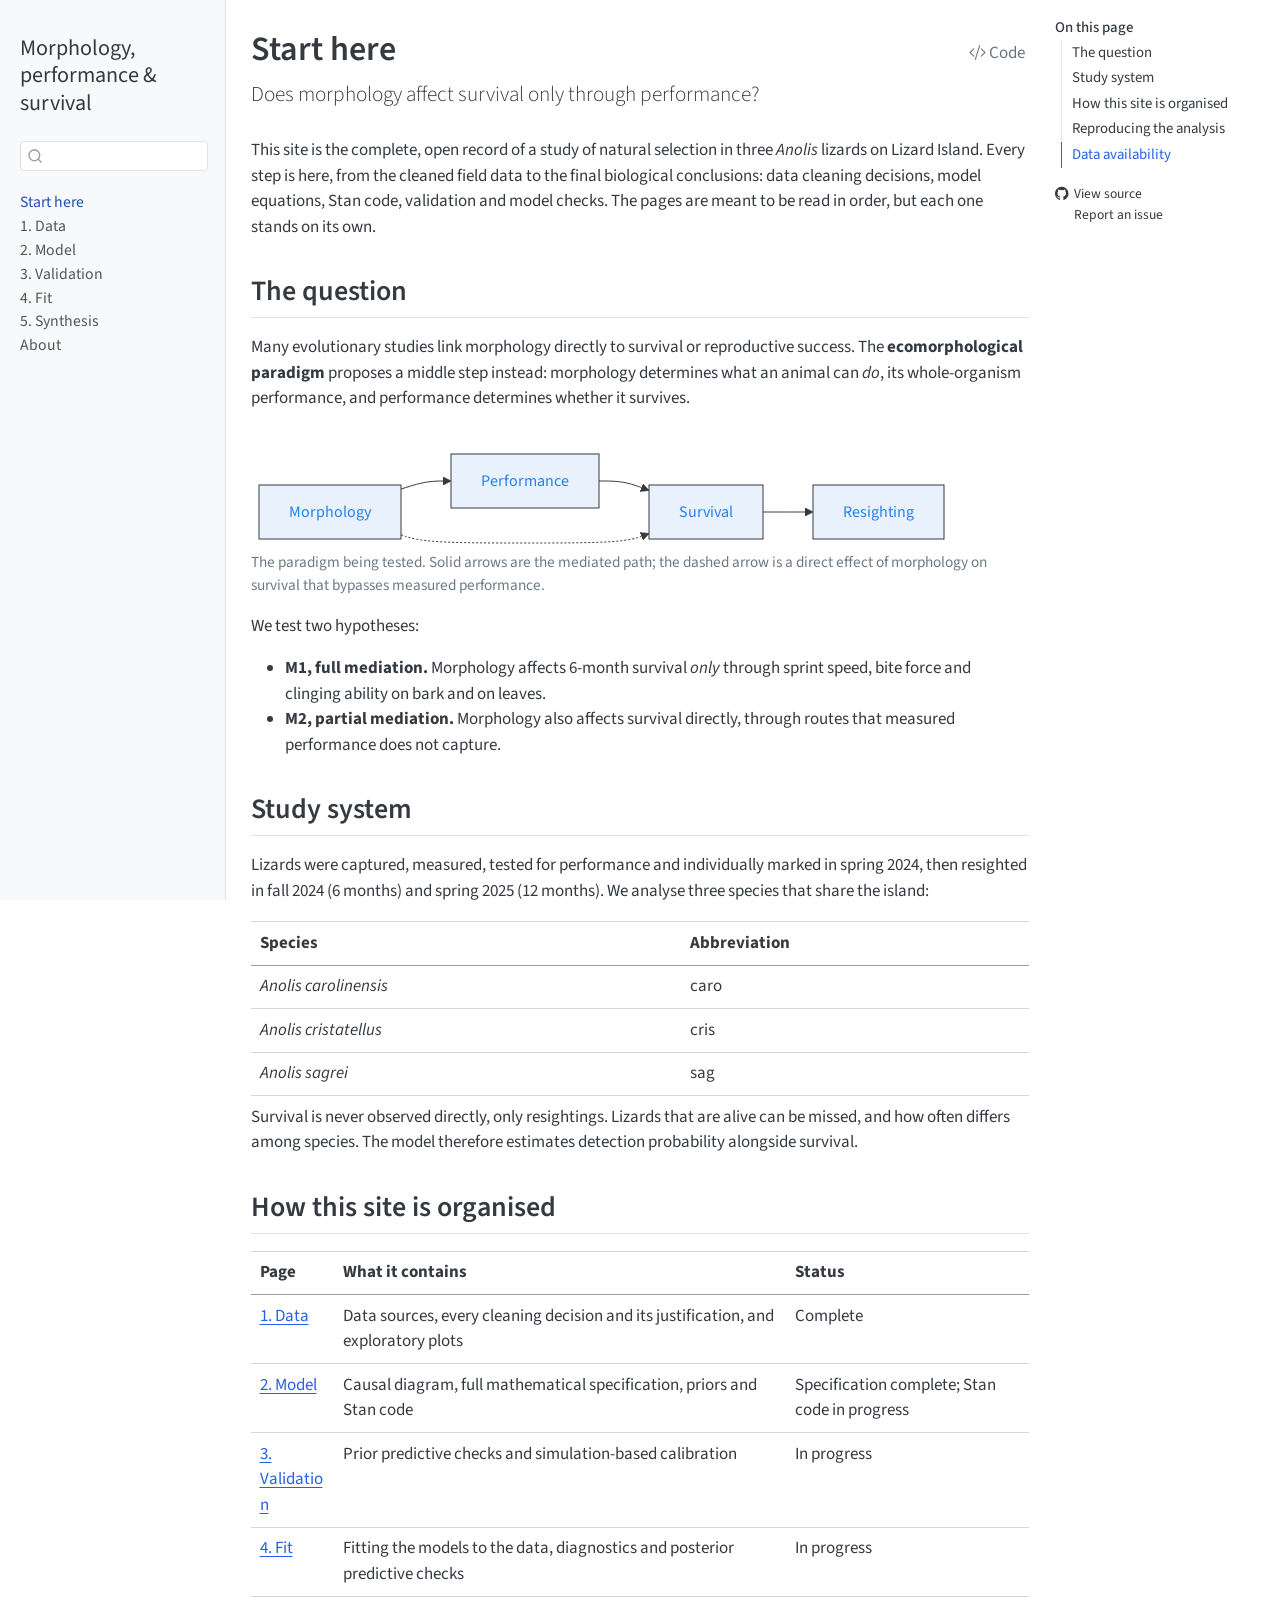
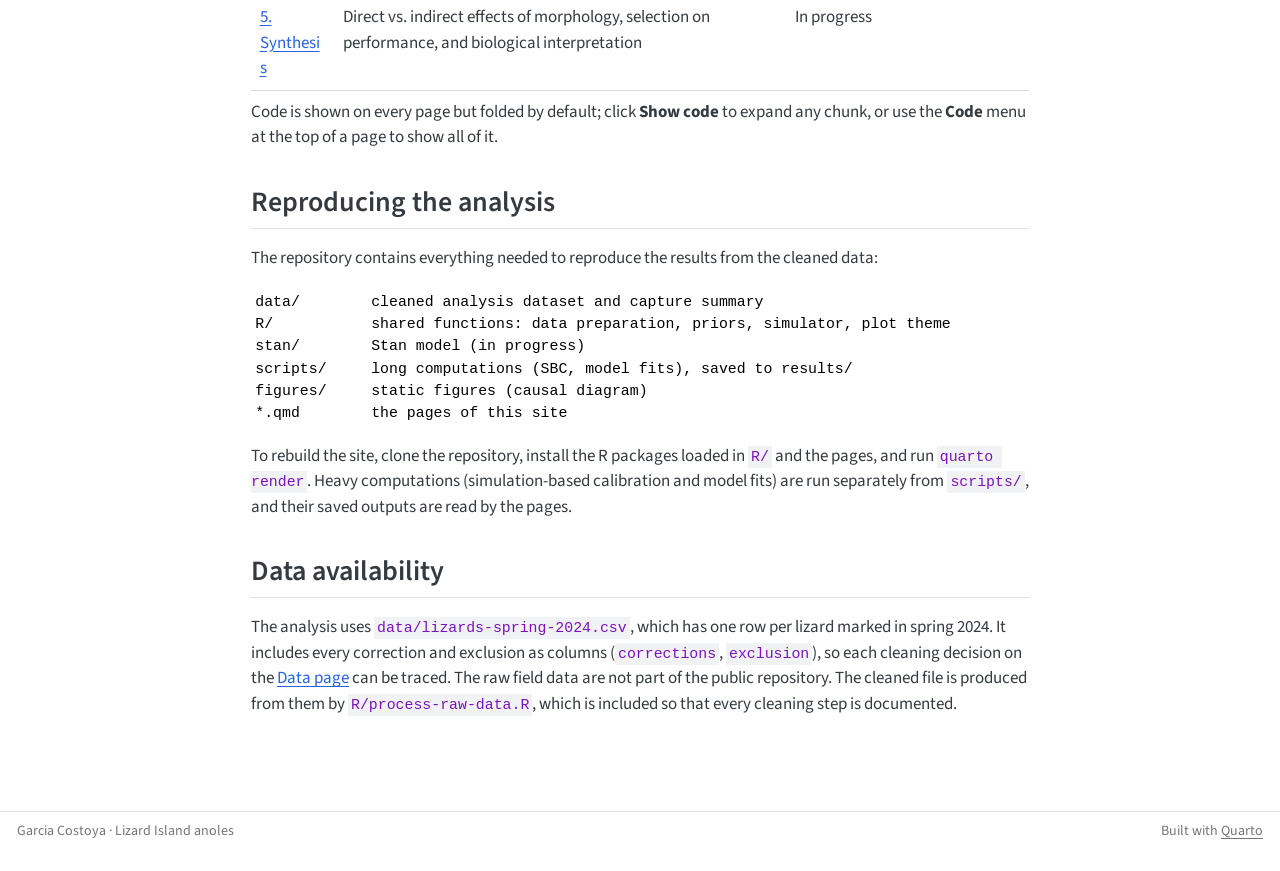
<file: index.html>
<!DOCTYPE html>
<html xmlns="http://www.w3.org/1999/xhtml" lang="en" xml:lang="en"><head>

<meta charset="utf-8">
<meta name="generator" content="quarto-1.9.37">

<meta name="viewport" content="width=device-width, initial-scale=1.0, user-scalable=yes">


<title>Start here – Morphology, performance &amp; survival</title>
<style>
/* Default styles provided by pandoc.
** See https://pandoc.org/MANUAL.html#variables-for-html for config info.
*/
code{white-space: pre-wrap;}
span.smallcaps{font-variant: small-caps;}
div.columns{display: flex; gap: min(4vw, 1.5em);}
div.column{flex: auto; overflow-x: auto;}
div.hanging-indent{margin-left: 1.5em; text-indent: -1.5em;}
ul.task-list{list-style: none;}
ul.task-list li input[type="checkbox"] {
  width: 0.8em;
  margin: 0 0.8em 0.2em -1em; /* quarto-specific, see https://github.com/quarto-dev/quarto-cli/issues/4556 */ 
  vertical-align: middle;
}
/* CSS for syntax highlighting */
html { -webkit-text-size-adjust: 100%; }
pre > code.sourceCode { white-space: pre; position: relative; }
pre > code.sourceCode > span { display: inline-block; line-height: 1.25; }
pre > code.sourceCode > span:empty { height: 1.2em; }
.sourceCode { overflow: visible; }
code.sourceCode > span { color: inherit; text-decoration: inherit; }
div.sourceCode { margin: 1em 0; }
pre.sourceCode { margin: 0; }
@media screen {
div.sourceCode { overflow: auto; }
}
@media print {
pre > code.sourceCode { white-space: pre-wrap; }
pre > code.sourceCode > span { text-indent: -5em; padding-left: 5em; }
}
pre.numberSource code
  { counter-reset: source-line 0; }
pre.numberSource code > span
  { position: relative; left: -4em; counter-increment: source-line; }
pre.numberSource code > span > a:first-child::before
  { content: counter(source-line);
    position: relative; left: -1em; text-align: right; vertical-align: baseline;
    border: none; display: inline-block;
    -webkit-touch-callout: none; -webkit-user-select: none;
    -khtml-user-select: none; -moz-user-select: none;
    -ms-user-select: none; user-select: none;
    padding: 0 4px; width: 4em;
  }
pre.numberSource { margin-left: 3em;  padding-left: 4px; }
div.sourceCode
  {   }
@media screen {
pre > code.sourceCode > span > a:first-child::before { text-decoration: underline; }
}
</style>


<script src="site_libs/quarto-nav/quarto-nav.js"></script>
<script src="site_libs/quarto-nav/headroom.min.js"></script>
<script src="site_libs/clipboard/clipboard.min.js"></script>
<script src="site_libs/quarto-search/autocomplete.umd.js"></script>
<script src="site_libs/quarto-search/fuse.min.js"></script>
<script src="site_libs/quarto-search/quarto-search.js"></script>
<meta name="quarto:offset" content="./">
<script src="site_libs/quarto-html/quarto.js" type="module"></script>
<script src="site_libs/quarto-html/tabsets/tabsets.js" type="module"></script>
<script src="site_libs/quarto-html/popper.min.js"></script>
<script src="site_libs/quarto-html/tippy.umd.min.js"></script>
<script src="site_libs/quarto-html/anchor.min.js"></script>
<link href="site_libs/quarto-html/tippy.css" rel="stylesheet">
<link href="site_libs/quarto-html/quarto-syntax-highlighting-7f8f88aac4f3542376d5c11b86a4c14d.css" rel="stylesheet" id="quarto-text-highlighting-styles">
<script src="site_libs/bootstrap/bootstrap.min.js"></script>
<link href="site_libs/bootstrap/bootstrap-icons.css" rel="stylesheet">
<link href="site_libs/bootstrap/bootstrap-dd04dde2c6745c4a1a46a7eeaefc632c.min.css" rel="stylesheet" append-hash="true" id="quarto-bootstrap" data-mode="light">
<script id="quarto-search-options" type="application/json">{
  "location": "sidebar",
  "copy-button": false,
  "collapse-after": 3,
  "panel-placement": "start",
  "type": "textbox",
  "limit": 50,
  "keyboard-shortcut": [
    "f",
    "/",
    "s"
  ],
  "show-item-context": false,
  "language": {
    "search-no-results-text": "No results",
    "search-matching-documents-text": "matching documents",
    "search-copy-link-title": "Copy link to search",
    "search-hide-matches-text": "Hide additional matches",
    "search-more-match-text": "more match in this document",
    "search-more-matches-text": "more matches in this document",
    "search-clear-button-title": "Clear",
    "search-text-placeholder": "",
    "search-detached-cancel-button-title": "Cancel",
    "search-submit-button-title": "Submit",
    "search-label": "Search"
  }
}</script>
<script src="site_libs/quarto-diagram/mermaid.min.js"></script>
<script src="site_libs/quarto-diagram/mermaid-init.js"></script>
<link href="site_libs/quarto-diagram/mermaid.css" rel="stylesheet">


<link rel="stylesheet" href="styles.css">
</head>

<body class="nav-sidebar docked quarto-light">

<div id="quarto-search-results"></div>
  <header id="quarto-header" class="headroom fixed-top">
  <nav class="quarto-secondary-nav">
    <div class="container-fluid d-flex">
      <button type="button" class="quarto-btn-toggle btn" data-bs-toggle="collapse" role="button" data-bs-target=".quarto-sidebar-collapse-item" aria-controls="quarto-sidebar" aria-expanded="false" aria-label="Toggle sidebar navigation" onclick="if (window.quartoToggleHeadroom) { window.quartoToggleHeadroom(); }">
        <i class="bi bi-layout-text-sidebar-reverse"></i>
      </button>
        <nav class="quarto-page-breadcrumbs" aria-label="breadcrumb"><ol class="breadcrumb"><li class="breadcrumb-item"><a href="./index.html">Start here</a></li></ol></nav>
        <a class="flex-grow-1" role="navigation" data-bs-toggle="collapse" data-bs-target=".quarto-sidebar-collapse-item" aria-controls="quarto-sidebar" aria-expanded="false" aria-label="Toggle sidebar navigation" onclick="if (window.quartoToggleHeadroom) { window.quartoToggleHeadroom(); }">      
        </a>
      <button type="button" class="btn quarto-search-button" aria-label="Search" onclick="window.quartoOpenSearch();">
        <i class="bi bi-search"></i>
      </button>
    </div>
  </nav>
</header>
<!-- content -->
<div id="quarto-content" class="quarto-container page-columns page-rows-contents page-layout-article">
<!-- sidebar -->
  <nav id="quarto-sidebar" class="sidebar collapse collapse-horizontal quarto-sidebar-collapse-item sidebar-navigation docked overflow-auto">
    <div class="pt-lg-2 mt-2 text-left sidebar-header">
    <div class="sidebar-title mb-0 py-0">
      <a href="./">Morphology, performance &amp; survival</a> 
    </div>
      </div>
        <div class="mt-2 flex-shrink-0 align-items-center">
        <div class="sidebar-search">
        <div id="quarto-search" class="" title="Search"></div>
        </div>
        </div>
    <div class="sidebar-menu-container"> 
    <ul class="list-unstyled mt-1">
        <li class="sidebar-item">
  <div class="sidebar-item-container"> 
  <a href="./index.html" class="sidebar-item-text sidebar-link active">
 <span class="menu-text">Start here</span></a>
  </div>
</li>
        <li class="sidebar-item">
  <div class="sidebar-item-container"> 
  <a href="./01-data.html" class="sidebar-item-text sidebar-link">
 <span class="menu-text">1. Data</span></a>
  </div>
</li>
        <li class="sidebar-item">
  <div class="sidebar-item-container"> 
  <a href="./02-model.html" class="sidebar-item-text sidebar-link">
 <span class="menu-text">2. Model</span></a>
  </div>
</li>
        <li class="sidebar-item">
  <div class="sidebar-item-container"> 
  <a href="./03-validation.html" class="sidebar-item-text sidebar-link">
 <span class="menu-text">3. Validation</span></a>
  </div>
</li>
        <li class="sidebar-item">
  <div class="sidebar-item-container"> 
  <a href="./04-fit.html" class="sidebar-item-text sidebar-link">
 <span class="menu-text">4. Fit</span></a>
  </div>
</li>
        <li class="sidebar-item">
  <div class="sidebar-item-container"> 
  <a href="./05-synthesis.html" class="sidebar-item-text sidebar-link">
 <span class="menu-text">5. Synthesis</span></a>
  </div>
</li>
        <li class="sidebar-item">
  <div class="sidebar-item-container"> 
  <a href="./about.html" class="sidebar-item-text sidebar-link">
 <span class="menu-text">About</span></a>
  </div>
</li>
    </ul>
    </div>
</nav>
<div id="quarto-sidebar-glass" class="quarto-sidebar-collapse-item" data-bs-toggle="collapse" data-bs-target=".quarto-sidebar-collapse-item"></div>
<!-- margin-sidebar -->
    <div id="quarto-margin-sidebar" class="sidebar margin-sidebar">
        <nav id="TOC" role="doc-toc" class="toc-active">
    <h2 id="toc-title">On this page</h2>
   
  <ul>
  <li><a href="#the-question" id="toc-the-question" class="nav-link active" data-scroll-target="#the-question">The question</a></li>
  <li><a href="#study-system" id="toc-study-system" class="nav-link" data-scroll-target="#study-system">Study system</a></li>
  <li><a href="#how-this-site-is-organised" id="toc-how-this-site-is-organised" class="nav-link" data-scroll-target="#how-this-site-is-organised">How this site is organised</a></li>
  <li><a href="#reproducing-the-analysis" id="toc-reproducing-the-analysis" class="nav-link" data-scroll-target="#reproducing-the-analysis">Reproducing the analysis</a></li>
  <li><a href="#data-availability" id="toc-data-availability" class="nav-link" data-scroll-target="#data-availability">Data availability</a></li>
  </ul>
<div class="toc-actions"><ul><li><a href="https://github.com/ggcostoya/morph-perf-surv-lizard-island/blob/main/index.qmd" class="toc-action"><i class="bi bi-github"></i>View source</a></li><li><a href="https://github.com/ggcostoya/morph-perf-surv-lizard-island/issues/new" class="toc-action"><i class="bi empty"></i>Report an issue</a></li></ul></div></nav>
    </div>
<!-- main -->
<main class="content" id="quarto-document-content">

<header id="title-block-header" class="quarto-title-block default">
<div class="quarto-title">
<div class="quarto-title-block"><div><h1 class="title">Start here</h1><button type="button" class="btn code-tools-button" id="quarto-code-tools-source"><i class="bi"></i> Code</button></div></div>
<p class="subtitle lead">Does morphology affect survival only through performance?</p>
</div>



<div class="quarto-title-meta">

    
  
    
  </div>
  


</header>


<p>This site is the complete, open record of a study of natural selection in three <em>Anolis</em> lizards on Lizard Island. Every step is here, from the cleaned field data to the final biological conclusions: data cleaning decisions, model equations, Stan code, validation and model checks. The pages are meant to be read in order, but each one stands on its own.</p>
<section id="the-question" class="level2">
<h2 class="anchored" data-anchor-id="the-question">The question</h2>
<p>Many evolutionary studies link morphology directly to survival or reproductive success. The <strong>ecomorphological paradigm</strong> proposes a middle step instead: morphology determines what an animal can <em>do</em>, its whole-organism performance, and performance determines whether it survives.</p>
<div class="cell" data-layout-align="default">
<div class="cell-output-display">
<div>
<p></p><figure class="figure"><p></p>
<div>
<pre class="mermaid mermaid-js">flowchart LR
  M[Morphology] --&gt; P[Performance] --&gt; S[Survival] --&gt; R[Resighting]
  M -.-&gt; S
</pre>
</div>
<p></p><figcaption> The paradigm being tested. Solid arrows are the mediated path; the dashed arrow is a direct effect of morphology on survival that bypasses measured performance.</figcaption> </figure><p></p>
</div>
</div>
</div>
<p>We test two hypotheses:</p>
<ul>
<li><strong>M1, full mediation.</strong> Morphology affects 6-month survival <em>only</em> through sprint speed, bite force and clinging ability on bark and on leaves.</li>
<li><strong>M2, partial mediation.</strong> Morphology also affects survival directly, through routes that measured performance does not capture.</li>
</ul>
</section>
<section id="study-system" class="level2">
<h2 class="anchored" data-anchor-id="study-system">Study system</h2>
<p>Lizards were captured, measured, tested for performance and individually marked in spring 2024, then resighted in fall 2024 (6 months) and spring 2025 (12 months). We analyse three species that share the island:</p>
<table class="caption-top table">
<thead>
<tr class="header">
<th>Species</th>
<th>Abbreviation</th>
</tr>
</thead>
<tbody>
<tr class="odd">
<td><em>Anolis carolinensis</em></td>
<td>caro</td>
</tr>
<tr class="even">
<td><em>Anolis cristatellus</em></td>
<td>cris</td>
</tr>
<tr class="odd">
<td><em>Anolis sagrei</em></td>
<td>sag</td>
</tr>
</tbody>
</table>
<p>Survival is never observed directly, only resightings. Lizards that are alive can be missed, and how often differs among species. The model therefore estimates detection probability alongside survival.</p>
</section>
<section id="how-this-site-is-organised" class="level2">
<h2 class="anchored" data-anchor-id="how-this-site-is-organised">How this site is organised</h2>
<table class="caption-top table">
<thead>
<tr class="header">
<th>Page</th>
<th>What it contains</th>
<th>Status</th>
</tr>
</thead>
<tbody>
<tr class="odd">
<td><a href="./01-data.html">1. Data</a></td>
<td>Data sources, every cleaning decision and its justification, and exploratory plots</td>
<td>Complete</td>
</tr>
<tr class="even">
<td><a href="./02-model.html">2. Model</a></td>
<td>Causal diagram, full mathematical specification, priors and Stan code</td>
<td>Specification complete; Stan code in progress</td>
</tr>
<tr class="odd">
<td><a href="./03-validation.html">3. Validation</a></td>
<td>Prior predictive checks and simulation-based calibration</td>
<td>In progress</td>
</tr>
<tr class="even">
<td><a href="./04-fit.html">4. Fit</a></td>
<td>Fitting the models to the data, diagnostics and posterior predictive checks</td>
<td>In progress</td>
</tr>
<tr class="odd">
<td><a href="./05-synthesis.html">5. Synthesis</a></td>
<td>Direct vs.&nbsp;indirect effects of morphology, selection on performance, and biological interpretation</td>
<td>In progress</td>
</tr>
</tbody>
</table>
<p>Code is shown on every page but folded by default; click <strong>Show code</strong> to expand any chunk, or use the <strong>Code</strong> menu at the top of a page to show all of it.</p>
</section>
<section id="reproducing-the-analysis" class="level2">
<h2 class="anchored" data-anchor-id="reproducing-the-analysis">Reproducing the analysis</h2>
<p>The repository contains everything needed to reproduce the results from the cleaned data:</p>
<pre><code>data/        cleaned analysis dataset and capture summary
R/           shared functions: data preparation, priors, simulator, plot theme
stan/        Stan model (in progress)
scripts/     long computations (SBC, model fits), saved to results/
figures/     static figures (causal diagram)
*.qmd        the pages of this site</code></pre>
<p>To rebuild the site, clone the repository, install the R packages loaded in <code>R/</code> and the pages, and run <code>quarto render</code>. Heavy computations (simulation-based calibration and model fits) are run separately from <code>scripts/</code>, and their saved outputs are read by the pages.</p>
</section>
<section id="data-availability" class="level2">
<h2 class="anchored" data-anchor-id="data-availability">Data availability</h2>
<p>The analysis uses <code>data/lizards-spring-2024.csv</code>, which has one row per lizard marked in spring 2024. It includes every correction and exclusion as columns (<code>corrections</code>, <code>exclusion</code>), so each cleaning decision on the <a href="./01-data.html">Data page</a> can be traced. The raw field data are not part of the public repository. The cleaned file is produced from them by <code>R/process-raw-data.R</code>, which is included so that every cleaning step is documented.</p>


<!-- -->

</section>

</main> <!-- /main -->
<script id="quarto-html-after-body" type="application/javascript">
  window.document.addEventListener("DOMContentLoaded", function (event) {
    const icon = "";
    const anchorJS = new window.AnchorJS();
    anchorJS.options = {
      placement: 'right',
      icon: icon
    };
    anchorJS.add('.anchored');
    const isCodeAnnotation = (el) => {
      for (const clz of el.classList) {
        if (clz.startsWith('code-annotation-')) {                     
          return true;
        }
      }
      return false;
    }
    const onCopySuccess = function(e) {
      // button target
      const button = e.trigger;
      // don't keep focus
      button.blur();
      // flash "checked"
      button.classList.add('code-copy-button-checked');
      var currentTitle = button.getAttribute("title");
      button.setAttribute("title", "Copied!");
      let tooltip;
      if (window.bootstrap) {
        button.setAttribute("data-bs-toggle", "tooltip");
        button.setAttribute("data-bs-placement", "left");
        button.setAttribute("data-bs-title", "Copied!");
        tooltip = new bootstrap.Tooltip(button, 
          { trigger: "manual", 
            customClass: "code-copy-button-tooltip",
            offset: [0, -8]});
        tooltip.show();    
      }
      setTimeout(function() {
        if (tooltip) {
          tooltip.hide();
          button.removeAttribute("data-bs-title");
          button.removeAttribute("data-bs-toggle");
          button.removeAttribute("data-bs-placement");
        }
        button.setAttribute("title", currentTitle);
        button.classList.remove('code-copy-button-checked');
      }, 1000);
      // clear code selection
      e.clearSelection();
    }
    const getTextToCopy = function(trigger) {
      const outerScaffold = trigger.parentElement.cloneNode(true);
      const codeEl = outerScaffold.querySelector('code');
      for (const childEl of codeEl.children) {
        if (isCodeAnnotation(childEl)) {
          childEl.remove();
        }
      }
      return codeEl.innerText;
    }
    const clipboard = new window.ClipboardJS('.code-copy-button:not([data-in-quarto-modal])', {
      text: getTextToCopy
    });
    clipboard.on('success', onCopySuccess);
    if (window.document.getElementById('quarto-embedded-source-code-modal')) {
      const clipboardModal = new window.ClipboardJS('.code-copy-button[data-in-quarto-modal]', {
        text: getTextToCopy,
        container: window.document.getElementById('quarto-embedded-source-code-modal')
      });
      clipboardModal.on('success', onCopySuccess);
    }
    const viewSource = window.document.getElementById('quarto-view-source') ||
                       window.document.getElementById('quarto-code-tools-source');
    if (viewSource) {
      const sourceUrl = viewSource.getAttribute("data-quarto-source-url");
      viewSource.addEventListener("click", function(e) {
        if (sourceUrl) {
          // rstudio viewer pane
          if (/\bcapabilities=\b/.test(window.location)) {
            window.open(sourceUrl);
          } else {
            window.location.href = sourceUrl;
          }
        } else {
          const modal = new bootstrap.Modal(document.getElementById('quarto-embedded-source-code-modal'));
          modal.show();
        }
        return false;
      });
    }
    function toggleCodeHandler(show) {
      return function(e) {
        const detailsSrc = window.document.querySelectorAll(".cell > details > .sourceCode");
        for (let i=0; i<detailsSrc.length; i++) {
          const details = detailsSrc[i].parentElement;
          if (show) {
            details.open = true;
          } else {
            details.removeAttribute("open");
          }
        }
        const cellCodeDivs = window.document.querySelectorAll(".cell > .sourceCode");
        const fromCls = show ? "hidden" : "unhidden";
        const toCls = show ? "unhidden" : "hidden";
        for (let i=0; i<cellCodeDivs.length; i++) {
          const codeDiv = cellCodeDivs[i];
          if (codeDiv.classList.contains(fromCls)) {
            codeDiv.classList.remove(fromCls);
            codeDiv.classList.add(toCls);
          } 
        }
        return false;
      }
    }
    const hideAllCode = window.document.getElementById("quarto-hide-all-code");
    if (hideAllCode) {
      hideAllCode.addEventListener("click", toggleCodeHandler(false));
    }
    const showAllCode = window.document.getElementById("quarto-show-all-code");
    if (showAllCode) {
      showAllCode.addEventListener("click", toggleCodeHandler(true));
    }
      var localhostRegex = new RegExp(/^(?:http|https):\/\/localhost\:?[0-9]*\//);
      var mailtoRegex = new RegExp(/^mailto:/);
        var filterRegex = new RegExp('/' + window.location.host + '/');
      var isInternal = (href) => {
          return filterRegex.test(href) || localhostRegex.test(href) || mailtoRegex.test(href);
      }
      // Inspect non-navigation links and adorn them if external
     var links = window.document.querySelectorAll('a[href]:not(.nav-link):not(.navbar-brand):not(.toc-action):not(.sidebar-link):not(.sidebar-item-toggle):not(.pagination-link):not(.no-external):not([aria-hidden]):not(.dropdown-item):not(.quarto-navigation-tool):not(.about-link)');
      for (var i=0; i<links.length; i++) {
        const link = links[i];
        if (!isInternal(link.href)) {
          // undo the damage that might have been done by quarto-nav.js in the case of
          // links that we want to consider external
          if (link.dataset.originalHref !== undefined) {
            link.href = link.dataset.originalHref;
          }
        }
      }
    function tippyHover(el, contentFn, onTriggerFn, onUntriggerFn) {
      const config = {
        allowHTML: true,
        maxWidth: 500,
        delay: 100,
        arrow: false,
        appendTo: function(el) {
            return el.parentElement;
        },
        interactive: true,
        interactiveBorder: 10,
        theme: 'quarto',
        placement: 'bottom-start',
      };
      if (contentFn) {
        config.content = contentFn;
      }
      if (onTriggerFn) {
        config.onTrigger = onTriggerFn;
      }
      if (onUntriggerFn) {
        config.onUntrigger = onUntriggerFn;
      }
      window.tippy(el, config); 
    }
    const noterefs = window.document.querySelectorAll('a[role="doc-noteref"]');
    for (var i=0; i<noterefs.length; i++) {
      const ref = noterefs[i];
      tippyHover(ref, function() {
        // use id or data attribute instead here
        let href = ref.getAttribute('data-footnote-href') || ref.getAttribute('href');
        try { href = new URL(href).hash; } catch {}
        const id = href.replace(/^#\/?/, "");
        const note = window.document.getElementById(id);
        if (note) {
          return note.innerHTML;
        } else {
          return "";
        }
      });
    }
    const xrefs = window.document.querySelectorAll('a.quarto-xref');
    const processXRef = (id, note) => {
      // Strip column container classes
      const stripColumnClz = (el) => {
        el.classList.remove("page-full", "page-columns");
        if (el.children) {
          for (const child of el.children) {
            stripColumnClz(child);
          }
        }
      }
      stripColumnClz(note)
      if (id === null || id.startsWith('sec-')) {
        // Special case sections, only their first couple elements
        const container = document.createElement("div");
        if (note.children && note.children.length > 2) {
          container.appendChild(note.children[0].cloneNode(true));
          for (let i = 1; i < note.children.length; i++) {
            const child = note.children[i];
            if (child.tagName === "P" && child.innerText === "") {
              continue;
            } else {
              container.appendChild(child.cloneNode(true));
              break;
            }
          }
          if (window.Quarto?.typesetMath) {
            window.Quarto.typesetMath(container);
          }
          return container.innerHTML
        } else {
          if (window.Quarto?.typesetMath) {
            window.Quarto.typesetMath(note);
          }
          return note.innerHTML;
        }
      } else {
        // Remove any anchor links if they are present
        const anchorLink = note.querySelector('a.anchorjs-link');
        if (anchorLink) {
          anchorLink.remove();
        }
        if (window.Quarto?.typesetMath) {
          window.Quarto.typesetMath(note);
        }
        if (note.classList.contains("callout")) {
          return note.outerHTML;
        } else {
          return note.innerHTML;
        }
      }
    }
    for (var i=0; i<xrefs.length; i++) {
      const xref = xrefs[i];
      tippyHover(xref, undefined, function(instance) {
        instance.disable();
        let url = xref.getAttribute('href');
        let hash = undefined; 
        if (url.startsWith('#')) {
          hash = url;
        } else {
          try { hash = new URL(url).hash; } catch {}
        }
        if (hash) {
          const id = hash.replace(/^#\/?/, "");
          const note = window.document.getElementById(id);
          if (note !== null) {
            try {
              const html = processXRef(id, note.cloneNode(true));
              instance.setContent(html);
            } finally {
              instance.enable();
              instance.show();
            }
          } else {
            // See if we can fetch this
            fetch(url.split('#')[0])
            .then(res => res.text())
            .then(html => {
              const parser = new DOMParser();
              const htmlDoc = parser.parseFromString(html, "text/html");
              const note = htmlDoc.getElementById(id);
              if (note !== null) {
                const html = processXRef(id, note);
                instance.setContent(html);
              } 
            }).finally(() => {
              instance.enable();
              instance.show();
            });
          }
        } else {
          // See if we can fetch a full url (with no hash to target)
          // This is a special case and we should probably do some content thinning / targeting
          fetch(url)
          .then(res => res.text())
          .then(html => {
            const parser = new DOMParser();
            const htmlDoc = parser.parseFromString(html, "text/html");
            const note = htmlDoc.querySelector('main.content');
            if (note !== null) {
              // This should only happen for chapter cross references
              // (since there is no id in the URL)
              // remove the first header
              if (note.children.length > 0 && note.children[0].tagName === "HEADER") {
                note.children[0].remove();
              }
              const html = processXRef(null, note);
              instance.setContent(html);
            } 
          }).finally(() => {
            instance.enable();
            instance.show();
          });
        }
      }, function(instance) {
      });
    }
        let selectedAnnoteEl;
        const selectorForAnnotation = ( cell, annotation) => {
          let cellAttr = 'data-code-cell="' + cell + '"';
          let lineAttr = 'data-code-annotation="' +  annotation + '"';
          const selector = 'span[' + cellAttr + '][' + lineAttr + ']';
          return selector;
        }
        const selectCodeLines = (annoteEl) => {
          const doc = window.document;
          const targetCell = annoteEl.getAttribute("data-target-cell");
          const targetAnnotation = annoteEl.getAttribute("data-target-annotation");
          const annoteSpan = window.document.querySelector(selectorForAnnotation(targetCell, targetAnnotation));
          const lines = annoteSpan.getAttribute("data-code-lines").split(",");
          const lineIds = lines.map((line) => {
            return targetCell + "-" + line;
          })
          let top = null;
          let height = null;
          let parent = null;
          if (lineIds.length > 0) {
              //compute the position of the single el (top and bottom and make a div)
              const el = window.document.getElementById(lineIds[0]);
              top = el.offsetTop;
              height = el.offsetHeight;
              parent = el.parentElement.parentElement;
            if (lineIds.length > 1) {
              const lastEl = window.document.getElementById(lineIds[lineIds.length - 1]);
              const bottom = lastEl.offsetTop + lastEl.offsetHeight;
              height = bottom - top;
            }
            if (top !== null && height !== null && parent !== null) {
              // cook up a div (if necessary) and position it 
              let div = window.document.getElementById("code-annotation-line-highlight");
              if (div === null) {
                div = window.document.createElement("div");
                div.setAttribute("id", "code-annotation-line-highlight");
                div.style.position = 'absolute';
                parent.appendChild(div);
              }
              div.style.top = top - 2 + "px";
              div.style.height = height + 4 + "px";
              div.style.left = 0;
              let gutterDiv = window.document.getElementById("code-annotation-line-highlight-gutter");
              if (gutterDiv === null) {
                gutterDiv = window.document.createElement("div");
                gutterDiv.setAttribute("id", "code-annotation-line-highlight-gutter");
                gutterDiv.style.position = 'absolute';
                const codeCell = window.document.getElementById(targetCell);
                const gutter = codeCell.querySelector('.code-annotation-gutter');
                gutter.appendChild(gutterDiv);
              }
              gutterDiv.style.top = top - 2 + "px";
              gutterDiv.style.height = height + 4 + "px";
            }
            selectedAnnoteEl = annoteEl;
          }
        };
        const unselectCodeLines = () => {
          const elementsIds = ["code-annotation-line-highlight", "code-annotation-line-highlight-gutter"];
          elementsIds.forEach((elId) => {
            const div = window.document.getElementById(elId);
            if (div) {
              div.remove();
            }
          });
          selectedAnnoteEl = undefined;
        };
          // Handle positioning of the toggle
      window.addEventListener(
        "resize",
        throttle(() => {
          elRect = undefined;
          if (selectedAnnoteEl) {
            selectCodeLines(selectedAnnoteEl);
          }
        }, 10)
      );
      function throttle(fn, ms) {
      let throttle = false;
      let timer;
        return (...args) => {
          if(!throttle) { // first call gets through
              fn.apply(this, args);
              throttle = true;
          } else { // all the others get throttled
              if(timer) clearTimeout(timer); // cancel #2
              timer = setTimeout(() => {
                fn.apply(this, args);
                timer = throttle = false;
              }, ms);
          }
        };
      }
        // Attach click handler to the DT
        const annoteDls = window.document.querySelectorAll('dt[data-target-cell]');
        for (const annoteDlNode of annoteDls) {
          annoteDlNode.addEventListener('click', (event) => {
            const clickedEl = event.target;
            if (clickedEl !== selectedAnnoteEl) {
              unselectCodeLines();
              const activeEl = window.document.querySelector('dt[data-target-cell].code-annotation-active');
              if (activeEl) {
                activeEl.classList.remove('code-annotation-active');
              }
              selectCodeLines(clickedEl);
              clickedEl.classList.add('code-annotation-active');
            } else {
              // Unselect the line
              unselectCodeLines();
              clickedEl.classList.remove('code-annotation-active');
            }
          });
        }
    const findCites = (el) => {
      const parentEl = el.parentElement;
      if (parentEl) {
        const cites = parentEl.dataset.cites;
        if (cites) {
          return {
            el,
            cites: cites.split(' ')
          };
        } else {
          return findCites(el.parentElement)
        }
      } else {
        return undefined;
      }
    };
    var bibliorefs = window.document.querySelectorAll('a[role="doc-biblioref"]');
    for (var i=0; i<bibliorefs.length; i++) {
      const ref = bibliorefs[i];
      const citeInfo = findCites(ref);
      if (citeInfo) {
        tippyHover(citeInfo.el, function() {
          var popup = window.document.createElement('div');
          citeInfo.cites.forEach(function(cite) {
            var citeDiv = window.document.createElement('div');
            citeDiv.classList.add('hanging-indent');
            citeDiv.classList.add('csl-entry');
            var biblioDiv = window.document.getElementById('ref-' + cite);
            if (biblioDiv) {
              citeDiv.innerHTML = biblioDiv.innerHTML;
            }
            popup.appendChild(citeDiv);
          });
          return popup.innerHTML;
        });
      }
    }
  });
  </script><div class="modal fade" id="quarto-embedded-source-code-modal" tabindex="-1" aria-labelledby="quarto-embedded-source-code-modal-label" aria-hidden="true"><div class="modal-dialog modal-dialog-scrollable"><div class="modal-content"><div class="modal-header"><h5 class="modal-title" id="quarto-embedded-source-code-modal-label">Source Code</h5><button class="btn-close" data-bs-dismiss="modal"></button></div><div class="modal-body"><div class="">
<div class="code-copy-outer-scaffold"><div class="sourceCode" id="cb2" data-shortcodes="false"><pre class="sourceCode markdown code-with-copy"><code class="sourceCode markdown"><span id="cb2-1"><a href="#cb2-1" aria-hidden="true" tabindex="-1"></a><span class="co">---</span></span>
<span id="cb2-2"><a href="#cb2-2" aria-hidden="true" tabindex="-1"></a><span class="an">title:</span><span class="co"> "Start here"</span></span>
<span id="cb2-3"><a href="#cb2-3" aria-hidden="true" tabindex="-1"></a><span class="an">subtitle:</span><span class="co"> "Does morphology affect survival only through performance?"</span></span>
<span id="cb2-4"><a href="#cb2-4" aria-hidden="true" tabindex="-1"></a><span class="co">---</span></span>
<span id="cb2-5"><a href="#cb2-5" aria-hidden="true" tabindex="-1"></a></span>
<span id="cb2-6"><a href="#cb2-6" aria-hidden="true" tabindex="-1"></a>This site is the complete, open record of a study of natural selection in</span>
<span id="cb2-7"><a href="#cb2-7" aria-hidden="true" tabindex="-1"></a>three *Anolis* lizards on Lizard Island. Every step is here, from the</span>
<span id="cb2-8"><a href="#cb2-8" aria-hidden="true" tabindex="-1"></a>cleaned field data to the final biological conclusions: data cleaning</span>
<span id="cb2-9"><a href="#cb2-9" aria-hidden="true" tabindex="-1"></a>decisions, model equations, Stan code, validation and model checks. The</span>
<span id="cb2-10"><a href="#cb2-10" aria-hidden="true" tabindex="-1"></a>pages are meant to be read in order, but each one stands on its own.</span>
<span id="cb2-11"><a href="#cb2-11" aria-hidden="true" tabindex="-1"></a></span>
<span id="cb2-12"><a href="#cb2-12" aria-hidden="true" tabindex="-1"></a><span class="fu">## The question</span></span>
<span id="cb2-13"><a href="#cb2-13" aria-hidden="true" tabindex="-1"></a></span>
<span id="cb2-14"><a href="#cb2-14" aria-hidden="true" tabindex="-1"></a>Many evolutionary studies link morphology directly to survival or</span>
<span id="cb2-15"><a href="#cb2-15" aria-hidden="true" tabindex="-1"></a>reproductive success. The **ecomorphological paradigm** proposes a</span>
<span id="cb2-16"><a href="#cb2-16" aria-hidden="true" tabindex="-1"></a>middle step instead: morphology determines what an animal can *do*, its</span>
<span id="cb2-17"><a href="#cb2-17" aria-hidden="true" tabindex="-1"></a>whole-organism performance, and performance determines whether it</span>
<span id="cb2-18"><a href="#cb2-18" aria-hidden="true" tabindex="-1"></a>survives.</span>
<span id="cb2-19"><a href="#cb2-19" aria-hidden="true" tabindex="-1"></a></span>
<span id="cb2-22"><a href="#cb2-22" aria-hidden="true" tabindex="-1"></a><span class="in">```{mermaid}</span></span>
<span id="cb2-23"><a href="#cb2-23" aria-hidden="true" tabindex="-1"></a>%%| fig-cap: <span class="ot">"</span><span class="st">The paradigm being tested. Solid arrows are the mediated path; the dashed arrow is a direct effect of morphology on survival that bypasses measured performance.</span><span class="ot">"</span></span>
<span id="cb2-24"><a href="#cb2-24" aria-hidden="true" tabindex="-1"></a>flowchart LR</span>
<span id="cb2-25"><a href="#cb2-25" aria-hidden="true" tabindex="-1"></a>  M[Morphology] --&gt; P[Performance] --&gt; S[Survival] --&gt; R[Resighting]</span>
<span id="cb2-26"><a href="#cb2-26" aria-hidden="true" tabindex="-1"></a>  M -.-&gt; S</span>
<span id="cb2-27"><a href="#cb2-27" aria-hidden="true" tabindex="-1"></a><span class="in">```</span></span>
<span id="cb2-28"><a href="#cb2-28" aria-hidden="true" tabindex="-1"></a></span>
<span id="cb2-29"><a href="#cb2-29" aria-hidden="true" tabindex="-1"></a>We test two hypotheses:</span>
<span id="cb2-30"><a href="#cb2-30" aria-hidden="true" tabindex="-1"></a></span>
<span id="cb2-31"><a href="#cb2-31" aria-hidden="true" tabindex="-1"></a><span class="ss">- </span>**M1, full mediation.** Morphology affects 6-month survival *only*</span>
<span id="cb2-32"><a href="#cb2-32" aria-hidden="true" tabindex="-1"></a>  through sprint speed, bite force and clinging ability on bark and on</span>
<span id="cb2-33"><a href="#cb2-33" aria-hidden="true" tabindex="-1"></a>  leaves.</span>
<span id="cb2-34"><a href="#cb2-34" aria-hidden="true" tabindex="-1"></a><span class="ss">- </span>**M2, partial mediation.** Morphology also affects survival directly,</span>
<span id="cb2-35"><a href="#cb2-35" aria-hidden="true" tabindex="-1"></a>  through routes that measured performance does not capture.</span>
<span id="cb2-36"><a href="#cb2-36" aria-hidden="true" tabindex="-1"></a></span>
<span id="cb2-37"><a href="#cb2-37" aria-hidden="true" tabindex="-1"></a><span class="fu">## Study system</span></span>
<span id="cb2-38"><a href="#cb2-38" aria-hidden="true" tabindex="-1"></a></span>
<span id="cb2-39"><a href="#cb2-39" aria-hidden="true" tabindex="-1"></a>Lizards were captured, measured, tested for performance and individually</span>
<span id="cb2-40"><a href="#cb2-40" aria-hidden="true" tabindex="-1"></a>marked in spring 2024, then resighted in fall 2024 (6 months) and spring</span>
<span id="cb2-41"><a href="#cb2-41" aria-hidden="true" tabindex="-1"></a>2025 (12 months). We analyse three species that share the island:</span>
<span id="cb2-42"><a href="#cb2-42" aria-hidden="true" tabindex="-1"></a></span>
<span id="cb2-43"><a href="#cb2-43" aria-hidden="true" tabindex="-1"></a><span class="pp">|</span> Species <span class="pp">|</span> Abbreviation <span class="pp">|</span></span>
<span id="cb2-44"><a href="#cb2-44" aria-hidden="true" tabindex="-1"></a><span class="pp">|---|---|</span></span>
<span id="cb2-45"><a href="#cb2-45" aria-hidden="true" tabindex="-1"></a><span class="pp">|</span> *Anolis carolinensis* <span class="pp">|</span> caro <span class="pp">|</span></span>
<span id="cb2-46"><a href="#cb2-46" aria-hidden="true" tabindex="-1"></a><span class="pp">|</span> *Anolis cristatellus* <span class="pp">|</span> cris <span class="pp">|</span></span>
<span id="cb2-47"><a href="#cb2-47" aria-hidden="true" tabindex="-1"></a><span class="pp">|</span> *Anolis sagrei* <span class="pp">|</span> sag <span class="pp">|</span></span>
<span id="cb2-48"><a href="#cb2-48" aria-hidden="true" tabindex="-1"></a></span>
<span id="cb2-49"><a href="#cb2-49" aria-hidden="true" tabindex="-1"></a>Survival is never observed directly, only resightings. Lizards that are</span>
<span id="cb2-50"><a href="#cb2-50" aria-hidden="true" tabindex="-1"></a>alive can be missed, and how often differs among species. The model</span>
<span id="cb2-51"><a href="#cb2-51" aria-hidden="true" tabindex="-1"></a>therefore estimates detection probability alongside survival.</span>
<span id="cb2-52"><a href="#cb2-52" aria-hidden="true" tabindex="-1"></a></span>
<span id="cb2-53"><a href="#cb2-53" aria-hidden="true" tabindex="-1"></a><span class="fu">## How this site is organised</span></span>
<span id="cb2-54"><a href="#cb2-54" aria-hidden="true" tabindex="-1"></a></span>
<span id="cb2-55"><a href="#cb2-55" aria-hidden="true" tabindex="-1"></a><span class="pp">|</span> Page <span class="pp">|</span> What it contains <span class="pp">|</span> Status <span class="pp">|</span></span>
<span id="cb2-56"><a href="#cb2-56" aria-hidden="true" tabindex="-1"></a><span class="pp">|---|---|---|</span></span>
<span id="cb2-57"><a href="#cb2-57" aria-hidden="true" tabindex="-1"></a><span class="pp">|</span> <span class="co">[</span><span class="ot">1. Data</span><span class="co">](01-data.qmd)</span> <span class="pp">|</span> Data sources, every cleaning decision and its justification, and exploratory plots <span class="pp">|</span> Complete <span class="pp">|</span></span>
<span id="cb2-58"><a href="#cb2-58" aria-hidden="true" tabindex="-1"></a><span class="pp">|</span> <span class="co">[</span><span class="ot">2. Model</span><span class="co">](02-model.qmd)</span> <span class="pp">|</span> Causal diagram, full mathematical specification, priors and Stan code <span class="pp">|</span> Specification complete; Stan code in progress <span class="pp">|</span></span>
<span id="cb2-59"><a href="#cb2-59" aria-hidden="true" tabindex="-1"></a><span class="pp">|</span> <span class="co">[</span><span class="ot">3. Validation</span><span class="co">](03-validation.qmd)</span> <span class="pp">|</span> Prior predictive checks and simulation-based calibration <span class="pp">|</span> In progress <span class="pp">|</span></span>
<span id="cb2-60"><a href="#cb2-60" aria-hidden="true" tabindex="-1"></a><span class="pp">|</span> <span class="co">[</span><span class="ot">4. Fit</span><span class="co">](04-fit.qmd)</span> <span class="pp">|</span> Fitting the models to the data, diagnostics and posterior predictive checks <span class="pp">|</span> In progress <span class="pp">|</span></span>
<span id="cb2-61"><a href="#cb2-61" aria-hidden="true" tabindex="-1"></a><span class="pp">|</span> <span class="co">[</span><span class="ot">5. Synthesis</span><span class="co">](05-synthesis.qmd)</span> <span class="pp">|</span> Direct vs. indirect effects of morphology, selection on performance, and biological interpretation <span class="pp">|</span> In progress <span class="pp">|</span></span>
<span id="cb2-62"><a href="#cb2-62" aria-hidden="true" tabindex="-1"></a></span>
<span id="cb2-63"><a href="#cb2-63" aria-hidden="true" tabindex="-1"></a>Code is shown on every page but folded by default; click **Show code**</span>
<span id="cb2-64"><a href="#cb2-64" aria-hidden="true" tabindex="-1"></a>to expand any chunk, or use the **Code** menu at the top of a page to</span>
<span id="cb2-65"><a href="#cb2-65" aria-hidden="true" tabindex="-1"></a>show all of it.</span>
<span id="cb2-66"><a href="#cb2-66" aria-hidden="true" tabindex="-1"></a></span>
<span id="cb2-67"><a href="#cb2-67" aria-hidden="true" tabindex="-1"></a><span class="fu">## Reproducing the analysis</span></span>
<span id="cb2-68"><a href="#cb2-68" aria-hidden="true" tabindex="-1"></a></span>
<span id="cb2-69"><a href="#cb2-69" aria-hidden="true" tabindex="-1"></a>The repository contains everything needed to reproduce the results from</span>
<span id="cb2-70"><a href="#cb2-70" aria-hidden="true" tabindex="-1"></a>the cleaned data:</span>
<span id="cb2-71"><a href="#cb2-71" aria-hidden="true" tabindex="-1"></a></span>
<span id="cb2-72"><a href="#cb2-72" aria-hidden="true" tabindex="-1"></a><span class="in">```</span></span>
<span id="cb2-73"><a href="#cb2-73" aria-hidden="true" tabindex="-1"></a><span class="in">data/        cleaned analysis dataset and capture summary</span></span>
<span id="cb2-74"><a href="#cb2-74" aria-hidden="true" tabindex="-1"></a><span class="in">R/           shared functions: data preparation, priors, simulator, plot theme</span></span>
<span id="cb2-75"><a href="#cb2-75" aria-hidden="true" tabindex="-1"></a><span class="in">stan/        Stan model (in progress)</span></span>
<span id="cb2-76"><a href="#cb2-76" aria-hidden="true" tabindex="-1"></a><span class="in">scripts/     long computations (SBC, model fits), saved to results/</span></span>
<span id="cb2-77"><a href="#cb2-77" aria-hidden="true" tabindex="-1"></a><span class="in">figures/     static figures (causal diagram)</span></span>
<span id="cb2-78"><a href="#cb2-78" aria-hidden="true" tabindex="-1"></a><span class="in">*.qmd        the pages of this site</span></span>
<span id="cb2-79"><a href="#cb2-79" aria-hidden="true" tabindex="-1"></a><span class="in">```</span></span>
<span id="cb2-80"><a href="#cb2-80" aria-hidden="true" tabindex="-1"></a></span>
<span id="cb2-81"><a href="#cb2-81" aria-hidden="true" tabindex="-1"></a>To rebuild the site, clone the repository, install the R packages loaded</span>
<span id="cb2-82"><a href="#cb2-82" aria-hidden="true" tabindex="-1"></a>in <span class="in">`R/`</span> and the pages, and run <span class="in">`quarto render`</span>. Heavy computations</span>
<span id="cb2-83"><a href="#cb2-83" aria-hidden="true" tabindex="-1"></a>(simulation-based calibration and model fits) are run separately from</span>
<span id="cb2-84"><a href="#cb2-84" aria-hidden="true" tabindex="-1"></a><span class="in">`scripts/`</span>, and their saved outputs are read by the pages.</span>
<span id="cb2-85"><a href="#cb2-85" aria-hidden="true" tabindex="-1"></a></span>
<span id="cb2-86"><a href="#cb2-86" aria-hidden="true" tabindex="-1"></a><span class="fu">## Data availability</span></span>
<span id="cb2-87"><a href="#cb2-87" aria-hidden="true" tabindex="-1"></a></span>
<span id="cb2-88"><a href="#cb2-88" aria-hidden="true" tabindex="-1"></a>The analysis uses <span class="in">`data/lizards-spring-2024.csv`</span>, which has one row per</span>
<span id="cb2-89"><a href="#cb2-89" aria-hidden="true" tabindex="-1"></a>lizard marked in spring 2024. It includes every correction and exclusion</span>
<span id="cb2-90"><a href="#cb2-90" aria-hidden="true" tabindex="-1"></a>as columns (<span class="in">`corrections`</span>, <span class="in">`exclusion`</span>), so each cleaning decision on</span>
<span id="cb2-91"><a href="#cb2-91" aria-hidden="true" tabindex="-1"></a>the <span class="co">[</span><span class="ot">Data page</span><span class="co">](01-data.qmd)</span> can be traced. The raw field data are not</span>
<span id="cb2-92"><a href="#cb2-92" aria-hidden="true" tabindex="-1"></a>part of the public repository. The cleaned file is produced from them by</span>
<span id="cb2-93"><a href="#cb2-93" aria-hidden="true" tabindex="-1"></a><span class="in">`R/process-raw-data.R`</span>, which is included so that every cleaning step is</span>
<span id="cb2-94"><a href="#cb2-94" aria-hidden="true" tabindex="-1"></a>documented.</span>
</code></pre></div><button title="Copy to Clipboard" class="code-copy-button" data-in-quarto-modal=""><i class="bi"></i></button></div>
</div></div></div></div></div>
</div> <!-- /content -->
<footer class="footer">
  <div class="nav-footer">
    <div class="nav-footer-left">
<p>Garcia Costoya · Lizard Island anoles</p>
</div>   
    <div class="nav-footer-center">
      &nbsp;
    <div class="toc-actions d-sm-block d-md-none"><ul><li><a href="https://github.com/ggcostoya/morph-perf-surv-lizard-island/blob/main/index.qmd" class="toc-action"><i class="bi bi-github"></i>View source</a></li><li><a href="https://github.com/ggcostoya/morph-perf-surv-lizard-island/issues/new" class="toc-action"><i class="bi empty"></i>Report an issue</a></li></ul></div></div>
    <div class="nav-footer-right">
<p>Built with <a href="https://quarto.org">Quarto</a></p>
</div>
  </div>
</footer>




</body></html>
</file>
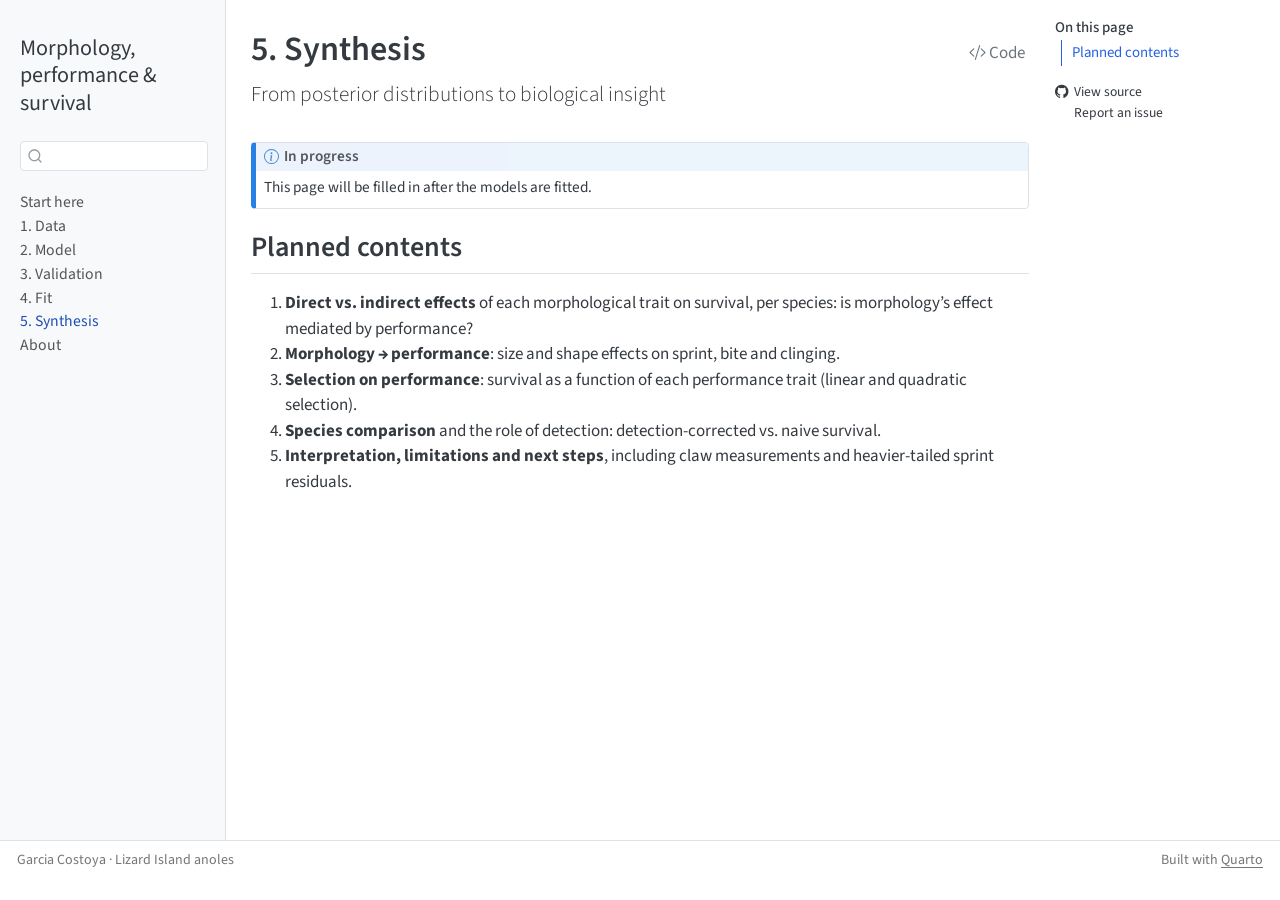
<file: 05-synthesis.html>
<!DOCTYPE html>
<html xmlns="http://www.w3.org/1999/xhtml" lang="en" xml:lang="en"><head>

<meta charset="utf-8">
<meta name="generator" content="quarto-1.9.37">

<meta name="viewport" content="width=device-width, initial-scale=1.0, user-scalable=yes">


<title>5. Synthesis – Morphology, performance &amp; survival</title>
<style>
/* Default styles provided by pandoc.
** See https://pandoc.org/MANUAL.html#variables-for-html for config info.
*/
code{white-space: pre-wrap;}
span.smallcaps{font-variant: small-caps;}
div.columns{display: flex; gap: min(4vw, 1.5em);}
div.column{flex: auto; overflow-x: auto;}
div.hanging-indent{margin-left: 1.5em; text-indent: -1.5em;}
ul.task-list{list-style: none;}
ul.task-list li input[type="checkbox"] {
  width: 0.8em;
  margin: 0 0.8em 0.2em -1em; /* quarto-specific, see https://github.com/quarto-dev/quarto-cli/issues/4556 */ 
  vertical-align: middle;
}
/* CSS for syntax highlighting */
html { -webkit-text-size-adjust: 100%; }
pre > code.sourceCode { white-space: pre; position: relative; }
pre > code.sourceCode > span { display: inline-block; line-height: 1.25; }
pre > code.sourceCode > span:empty { height: 1.2em; }
.sourceCode { overflow: visible; }
code.sourceCode > span { color: inherit; text-decoration: inherit; }
div.sourceCode { margin: 1em 0; }
pre.sourceCode { margin: 0; }
@media screen {
div.sourceCode { overflow: auto; }
}
@media print {
pre > code.sourceCode { white-space: pre-wrap; }
pre > code.sourceCode > span { text-indent: -5em; padding-left: 5em; }
}
pre.numberSource code
  { counter-reset: source-line 0; }
pre.numberSource code > span
  { position: relative; left: -4em; counter-increment: source-line; }
pre.numberSource code > span > a:first-child::before
  { content: counter(source-line);
    position: relative; left: -1em; text-align: right; vertical-align: baseline;
    border: none; display: inline-block;
    -webkit-touch-callout: none; -webkit-user-select: none;
    -khtml-user-select: none; -moz-user-select: none;
    -ms-user-select: none; user-select: none;
    padding: 0 4px; width: 4em;
  }
pre.numberSource { margin-left: 3em;  padding-left: 4px; }
div.sourceCode
  {   }
@media screen {
pre > code.sourceCode > span > a:first-child::before { text-decoration: underline; }
}
</style>


<script src="site_libs/quarto-nav/quarto-nav.js"></script>
<script src="site_libs/quarto-nav/headroom.min.js"></script>
<script src="site_libs/clipboard/clipboard.min.js"></script>
<script src="site_libs/quarto-search/autocomplete.umd.js"></script>
<script src="site_libs/quarto-search/fuse.min.js"></script>
<script src="site_libs/quarto-search/quarto-search.js"></script>
<meta name="quarto:offset" content="./">
<script src="site_libs/quarto-html/quarto.js" type="module"></script>
<script src="site_libs/quarto-html/tabsets/tabsets.js" type="module"></script>
<script src="site_libs/quarto-html/popper.min.js"></script>
<script src="site_libs/quarto-html/tippy.umd.min.js"></script>
<script src="site_libs/quarto-html/anchor.min.js"></script>
<link href="site_libs/quarto-html/tippy.css" rel="stylesheet">
<link href="site_libs/quarto-html/quarto-syntax-highlighting-7f8f88aac4f3542376d5c11b86a4c14d.css" rel="stylesheet" id="quarto-text-highlighting-styles">
<script src="site_libs/bootstrap/bootstrap.min.js"></script>
<link href="site_libs/bootstrap/bootstrap-icons.css" rel="stylesheet">
<link href="site_libs/bootstrap/bootstrap-dd04dde2c6745c4a1a46a7eeaefc632c.min.css" rel="stylesheet" append-hash="true" id="quarto-bootstrap" data-mode="light">
<script id="quarto-search-options" type="application/json">{
  "location": "sidebar",
  "copy-button": false,
  "collapse-after": 3,
  "panel-placement": "start",
  "type": "textbox",
  "limit": 50,
  "keyboard-shortcut": [
    "f",
    "/",
    "s"
  ],
  "show-item-context": false,
  "language": {
    "search-no-results-text": "No results",
    "search-matching-documents-text": "matching documents",
    "search-copy-link-title": "Copy link to search",
    "search-hide-matches-text": "Hide additional matches",
    "search-more-match-text": "more match in this document",
    "search-more-matches-text": "more matches in this document",
    "search-clear-button-title": "Clear",
    "search-text-placeholder": "",
    "search-detached-cancel-button-title": "Cancel",
    "search-submit-button-title": "Submit",
    "search-label": "Search"
  }
}</script>


<link rel="stylesheet" href="styles.css">
</head>

<body class="nav-sidebar docked quarto-light">

<div id="quarto-search-results"></div>
  <header id="quarto-header" class="headroom fixed-top">
  <nav class="quarto-secondary-nav">
    <div class="container-fluid d-flex">
      <button type="button" class="quarto-btn-toggle btn" data-bs-toggle="collapse" role="button" data-bs-target=".quarto-sidebar-collapse-item" aria-controls="quarto-sidebar" aria-expanded="false" aria-label="Toggle sidebar navigation" onclick="if (window.quartoToggleHeadroom) { window.quartoToggleHeadroom(); }">
        <i class="bi bi-layout-text-sidebar-reverse"></i>
      </button>
        <nav class="quarto-page-breadcrumbs" aria-label="breadcrumb"><ol class="breadcrumb"><li class="breadcrumb-item"><a href="./05-synthesis.html">5. Synthesis</a></li></ol></nav>
        <a class="flex-grow-1" role="navigation" data-bs-toggle="collapse" data-bs-target=".quarto-sidebar-collapse-item" aria-controls="quarto-sidebar" aria-expanded="false" aria-label="Toggle sidebar navigation" onclick="if (window.quartoToggleHeadroom) { window.quartoToggleHeadroom(); }">      
        </a>
      <button type="button" class="btn quarto-search-button" aria-label="Search" onclick="window.quartoOpenSearch();">
        <i class="bi bi-search"></i>
      </button>
    </div>
  </nav>
</header>
<!-- content -->
<div id="quarto-content" class="quarto-container page-columns page-rows-contents page-layout-article">
<!-- sidebar -->
  <nav id="quarto-sidebar" class="sidebar collapse collapse-horizontal quarto-sidebar-collapse-item sidebar-navigation docked overflow-auto">
    <div class="pt-lg-2 mt-2 text-left sidebar-header">
    <div class="sidebar-title mb-0 py-0">
      <a href="./">Morphology, performance &amp; survival</a> 
    </div>
      </div>
        <div class="mt-2 flex-shrink-0 align-items-center">
        <div class="sidebar-search">
        <div id="quarto-search" class="" title="Search"></div>
        </div>
        </div>
    <div class="sidebar-menu-container"> 
    <ul class="list-unstyled mt-1">
        <li class="sidebar-item">
  <div class="sidebar-item-container"> 
  <a href="./index.html" class="sidebar-item-text sidebar-link">
 <span class="menu-text">Start here</span></a>
  </div>
</li>
        <li class="sidebar-item">
  <div class="sidebar-item-container"> 
  <a href="./01-data.html" class="sidebar-item-text sidebar-link">
 <span class="menu-text">1. Data</span></a>
  </div>
</li>
        <li class="sidebar-item">
  <div class="sidebar-item-container"> 
  <a href="./02-model.html" class="sidebar-item-text sidebar-link">
 <span class="menu-text">2. Model</span></a>
  </div>
</li>
        <li class="sidebar-item">
  <div class="sidebar-item-container"> 
  <a href="./03-validation.html" class="sidebar-item-text sidebar-link">
 <span class="menu-text">3. Validation</span></a>
  </div>
</li>
        <li class="sidebar-item">
  <div class="sidebar-item-container"> 
  <a href="./04-fit.html" class="sidebar-item-text sidebar-link">
 <span class="menu-text">4. Fit</span></a>
  </div>
</li>
        <li class="sidebar-item">
  <div class="sidebar-item-container"> 
  <a href="./05-synthesis.html" class="sidebar-item-text sidebar-link active">
 <span class="menu-text">5. Synthesis</span></a>
  </div>
</li>
        <li class="sidebar-item">
  <div class="sidebar-item-container"> 
  <a href="./about.html" class="sidebar-item-text sidebar-link">
 <span class="menu-text">About</span></a>
  </div>
</li>
    </ul>
    </div>
</nav>
<div id="quarto-sidebar-glass" class="quarto-sidebar-collapse-item" data-bs-toggle="collapse" data-bs-target=".quarto-sidebar-collapse-item"></div>
<!-- margin-sidebar -->
    <div id="quarto-margin-sidebar" class="sidebar margin-sidebar">
        <nav id="TOC" role="doc-toc" class="toc-active">
    <h2 id="toc-title">On this page</h2>
   
  <ul>
  <li><a href="#planned-contents" id="toc-planned-contents" class="nav-link active" data-scroll-target="#planned-contents">Planned contents</a></li>
  </ul>
<div class="toc-actions"><ul><li><a href="https://github.com/ggcostoya/morph-perf-surv-lizard-island/blob/main/05-synthesis.qmd" class="toc-action"><i class="bi bi-github"></i>View source</a></li><li><a href="https://github.com/ggcostoya/morph-perf-surv-lizard-island/issues/new" class="toc-action"><i class="bi empty"></i>Report an issue</a></li></ul></div></nav>
    </div>
<!-- main -->
<main class="content" id="quarto-document-content">

<header id="title-block-header" class="quarto-title-block default">
<div class="quarto-title">
<div class="quarto-title-block"><div><h1 class="title">5. Synthesis</h1><button type="button" class="btn code-tools-button" id="quarto-code-tools-source"><i class="bi"></i> Code</button></div></div>
<p class="subtitle lead">From posterior distributions to biological insight</p>
</div>



<div class="quarto-title-meta">

    
  
    
  </div>
  


</header>


<div class="callout callout-style-default callout-note callout-titled">
<div class="callout-header d-flex align-content-center">
<div class="callout-icon-container">
<i class="callout-icon"></i>
</div>
<div class="callout-title-container flex-fill">
<span class="screen-reader-only">Note</span>In progress
</div>
</div>
<div class="callout-body-container callout-body">
<p>This page will be filled in after the models are fitted.</p>
</div>
</div>
<section id="planned-contents" class="level2">
<h2 class="anchored" data-anchor-id="planned-contents">Planned contents</h2>
<ol type="1">
<li><strong>Direct vs.&nbsp;indirect effects</strong> of each morphological trait on survival, per species: is morphology’s effect mediated by performance?</li>
<li><strong>Morphology → performance</strong>: size and shape effects on sprint, bite and clinging.</li>
<li><strong>Selection on performance</strong>: survival as a function of each performance trait (linear and quadratic selection).</li>
<li><strong>Species comparison</strong> and the role of detection: detection-corrected vs.&nbsp;naive survival.</li>
<li><strong>Interpretation, limitations and next steps</strong>, including claw measurements and heavier-tailed sprint residuals.</li>
</ol>


<!-- -->

</section>

</main> <!-- /main -->
<script id="quarto-html-after-body" type="application/javascript">
  window.document.addEventListener("DOMContentLoaded", function (event) {
    const icon = "";
    const anchorJS = new window.AnchorJS();
    anchorJS.options = {
      placement: 'right',
      icon: icon
    };
    anchorJS.add('.anchored');
    const isCodeAnnotation = (el) => {
      for (const clz of el.classList) {
        if (clz.startsWith('code-annotation-')) {                     
          return true;
        }
      }
      return false;
    }
    const onCopySuccess = function(e) {
      // button target
      const button = e.trigger;
      // don't keep focus
      button.blur();
      // flash "checked"
      button.classList.add('code-copy-button-checked');
      var currentTitle = button.getAttribute("title");
      button.setAttribute("title", "Copied!");
      let tooltip;
      if (window.bootstrap) {
        button.setAttribute("data-bs-toggle", "tooltip");
        button.setAttribute("data-bs-placement", "left");
        button.setAttribute("data-bs-title", "Copied!");
        tooltip = new bootstrap.Tooltip(button, 
          { trigger: "manual", 
            customClass: "code-copy-button-tooltip",
            offset: [0, -8]});
        tooltip.show();    
      }
      setTimeout(function() {
        if (tooltip) {
          tooltip.hide();
          button.removeAttribute("data-bs-title");
          button.removeAttribute("data-bs-toggle");
          button.removeAttribute("data-bs-placement");
        }
        button.setAttribute("title", currentTitle);
        button.classList.remove('code-copy-button-checked');
      }, 1000);
      // clear code selection
      e.clearSelection();
    }
    const getTextToCopy = function(trigger) {
      const outerScaffold = trigger.parentElement.cloneNode(true);
      const codeEl = outerScaffold.querySelector('code');
      for (const childEl of codeEl.children) {
        if (isCodeAnnotation(childEl)) {
          childEl.remove();
        }
      }
      return codeEl.innerText;
    }
    const clipboard = new window.ClipboardJS('.code-copy-button:not([data-in-quarto-modal])', {
      text: getTextToCopy
    });
    clipboard.on('success', onCopySuccess);
    if (window.document.getElementById('quarto-embedded-source-code-modal')) {
      const clipboardModal = new window.ClipboardJS('.code-copy-button[data-in-quarto-modal]', {
        text: getTextToCopy,
        container: window.document.getElementById('quarto-embedded-source-code-modal')
      });
      clipboardModal.on('success', onCopySuccess);
    }
    const viewSource = window.document.getElementById('quarto-view-source') ||
                       window.document.getElementById('quarto-code-tools-source');
    if (viewSource) {
      const sourceUrl = viewSource.getAttribute("data-quarto-source-url");
      viewSource.addEventListener("click", function(e) {
        if (sourceUrl) {
          // rstudio viewer pane
          if (/\bcapabilities=\b/.test(window.location)) {
            window.open(sourceUrl);
          } else {
            window.location.href = sourceUrl;
          }
        } else {
          const modal = new bootstrap.Modal(document.getElementById('quarto-embedded-source-code-modal'));
          modal.show();
        }
        return false;
      });
    }
    function toggleCodeHandler(show) {
      return function(e) {
        const detailsSrc = window.document.querySelectorAll(".cell > details > .sourceCode");
        for (let i=0; i<detailsSrc.length; i++) {
          const details = detailsSrc[i].parentElement;
          if (show) {
            details.open = true;
          } else {
            details.removeAttribute("open");
          }
        }
        const cellCodeDivs = window.document.querySelectorAll(".cell > .sourceCode");
        const fromCls = show ? "hidden" : "unhidden";
        const toCls = show ? "unhidden" : "hidden";
        for (let i=0; i<cellCodeDivs.length; i++) {
          const codeDiv = cellCodeDivs[i];
          if (codeDiv.classList.contains(fromCls)) {
            codeDiv.classList.remove(fromCls);
            codeDiv.classList.add(toCls);
          } 
        }
        return false;
      }
    }
    const hideAllCode = window.document.getElementById("quarto-hide-all-code");
    if (hideAllCode) {
      hideAllCode.addEventListener("click", toggleCodeHandler(false));
    }
    const showAllCode = window.document.getElementById("quarto-show-all-code");
    if (showAllCode) {
      showAllCode.addEventListener("click", toggleCodeHandler(true));
    }
      var localhostRegex = new RegExp(/^(?:http|https):\/\/localhost\:?[0-9]*\//);
      var mailtoRegex = new RegExp(/^mailto:/);
        var filterRegex = new RegExp('/' + window.location.host + '/');
      var isInternal = (href) => {
          return filterRegex.test(href) || localhostRegex.test(href) || mailtoRegex.test(href);
      }
      // Inspect non-navigation links and adorn them if external
     var links = window.document.querySelectorAll('a[href]:not(.nav-link):not(.navbar-brand):not(.toc-action):not(.sidebar-link):not(.sidebar-item-toggle):not(.pagination-link):not(.no-external):not([aria-hidden]):not(.dropdown-item):not(.quarto-navigation-tool):not(.about-link)');
      for (var i=0; i<links.length; i++) {
        const link = links[i];
        if (!isInternal(link.href)) {
          // undo the damage that might have been done by quarto-nav.js in the case of
          // links that we want to consider external
          if (link.dataset.originalHref !== undefined) {
            link.href = link.dataset.originalHref;
          }
        }
      }
    function tippyHover(el, contentFn, onTriggerFn, onUntriggerFn) {
      const config = {
        allowHTML: true,
        maxWidth: 500,
        delay: 100,
        arrow: false,
        appendTo: function(el) {
            return el.parentElement;
        },
        interactive: true,
        interactiveBorder: 10,
        theme: 'quarto',
        placement: 'bottom-start',
      };
      if (contentFn) {
        config.content = contentFn;
      }
      if (onTriggerFn) {
        config.onTrigger = onTriggerFn;
      }
      if (onUntriggerFn) {
        config.onUntrigger = onUntriggerFn;
      }
      window.tippy(el, config); 
    }
    const noterefs = window.document.querySelectorAll('a[role="doc-noteref"]');
    for (var i=0; i<noterefs.length; i++) {
      const ref = noterefs[i];
      tippyHover(ref, function() {
        // use id or data attribute instead here
        let href = ref.getAttribute('data-footnote-href') || ref.getAttribute('href');
        try { href = new URL(href).hash; } catch {}
        const id = href.replace(/^#\/?/, "");
        const note = window.document.getElementById(id);
        if (note) {
          return note.innerHTML;
        } else {
          return "";
        }
      });
    }
    const xrefs = window.document.querySelectorAll('a.quarto-xref');
    const processXRef = (id, note) => {
      // Strip column container classes
      const stripColumnClz = (el) => {
        el.classList.remove("page-full", "page-columns");
        if (el.children) {
          for (const child of el.children) {
            stripColumnClz(child);
          }
        }
      }
      stripColumnClz(note)
      if (id === null || id.startsWith('sec-')) {
        // Special case sections, only their first couple elements
        const container = document.createElement("div");
        if (note.children && note.children.length > 2) {
          container.appendChild(note.children[0].cloneNode(true));
          for (let i = 1; i < note.children.length; i++) {
            const child = note.children[i];
            if (child.tagName === "P" && child.innerText === "") {
              continue;
            } else {
              container.appendChild(child.cloneNode(true));
              break;
            }
          }
          if (window.Quarto?.typesetMath) {
            window.Quarto.typesetMath(container);
          }
          return container.innerHTML
        } else {
          if (window.Quarto?.typesetMath) {
            window.Quarto.typesetMath(note);
          }
          return note.innerHTML;
        }
      } else {
        // Remove any anchor links if they are present
        const anchorLink = note.querySelector('a.anchorjs-link');
        if (anchorLink) {
          anchorLink.remove();
        }
        if (window.Quarto?.typesetMath) {
          window.Quarto.typesetMath(note);
        }
        if (note.classList.contains("callout")) {
          return note.outerHTML;
        } else {
          return note.innerHTML;
        }
      }
    }
    for (var i=0; i<xrefs.length; i++) {
      const xref = xrefs[i];
      tippyHover(xref, undefined, function(instance) {
        instance.disable();
        let url = xref.getAttribute('href');
        let hash = undefined; 
        if (url.startsWith('#')) {
          hash = url;
        } else {
          try { hash = new URL(url).hash; } catch {}
        }
        if (hash) {
          const id = hash.replace(/^#\/?/, "");
          const note = window.document.getElementById(id);
          if (note !== null) {
            try {
              const html = processXRef(id, note.cloneNode(true));
              instance.setContent(html);
            } finally {
              instance.enable();
              instance.show();
            }
          } else {
            // See if we can fetch this
            fetch(url.split('#')[0])
            .then(res => res.text())
            .then(html => {
              const parser = new DOMParser();
              const htmlDoc = parser.parseFromString(html, "text/html");
              const note = htmlDoc.getElementById(id);
              if (note !== null) {
                const html = processXRef(id, note);
                instance.setContent(html);
              } 
            }).finally(() => {
              instance.enable();
              instance.show();
            });
          }
        } else {
          // See if we can fetch a full url (with no hash to target)
          // This is a special case and we should probably do some content thinning / targeting
          fetch(url)
          .then(res => res.text())
          .then(html => {
            const parser = new DOMParser();
            const htmlDoc = parser.parseFromString(html, "text/html");
            const note = htmlDoc.querySelector('main.content');
            if (note !== null) {
              // This should only happen for chapter cross references
              // (since there is no id in the URL)
              // remove the first header
              if (note.children.length > 0 && note.children[0].tagName === "HEADER") {
                note.children[0].remove();
              }
              const html = processXRef(null, note);
              instance.setContent(html);
            } 
          }).finally(() => {
            instance.enable();
            instance.show();
          });
        }
      }, function(instance) {
      });
    }
        let selectedAnnoteEl;
        const selectorForAnnotation = ( cell, annotation) => {
          let cellAttr = 'data-code-cell="' + cell + '"';
          let lineAttr = 'data-code-annotation="' +  annotation + '"';
          const selector = 'span[' + cellAttr + '][' + lineAttr + ']';
          return selector;
        }
        const selectCodeLines = (annoteEl) => {
          const doc = window.document;
          const targetCell = annoteEl.getAttribute("data-target-cell");
          const targetAnnotation = annoteEl.getAttribute("data-target-annotation");
          const annoteSpan = window.document.querySelector(selectorForAnnotation(targetCell, targetAnnotation));
          const lines = annoteSpan.getAttribute("data-code-lines").split(",");
          const lineIds = lines.map((line) => {
            return targetCell + "-" + line;
          })
          let top = null;
          let height = null;
          let parent = null;
          if (lineIds.length > 0) {
              //compute the position of the single el (top and bottom and make a div)
              const el = window.document.getElementById(lineIds[0]);
              top = el.offsetTop;
              height = el.offsetHeight;
              parent = el.parentElement.parentElement;
            if (lineIds.length > 1) {
              const lastEl = window.document.getElementById(lineIds[lineIds.length - 1]);
              const bottom = lastEl.offsetTop + lastEl.offsetHeight;
              height = bottom - top;
            }
            if (top !== null && height !== null && parent !== null) {
              // cook up a div (if necessary) and position it 
              let div = window.document.getElementById("code-annotation-line-highlight");
              if (div === null) {
                div = window.document.createElement("div");
                div.setAttribute("id", "code-annotation-line-highlight");
                div.style.position = 'absolute';
                parent.appendChild(div);
              }
              div.style.top = top - 2 + "px";
              div.style.height = height + 4 + "px";
              div.style.left = 0;
              let gutterDiv = window.document.getElementById("code-annotation-line-highlight-gutter");
              if (gutterDiv === null) {
                gutterDiv = window.document.createElement("div");
                gutterDiv.setAttribute("id", "code-annotation-line-highlight-gutter");
                gutterDiv.style.position = 'absolute';
                const codeCell = window.document.getElementById(targetCell);
                const gutter = codeCell.querySelector('.code-annotation-gutter');
                gutter.appendChild(gutterDiv);
              }
              gutterDiv.style.top = top - 2 + "px";
              gutterDiv.style.height = height + 4 + "px";
            }
            selectedAnnoteEl = annoteEl;
          }
        };
        const unselectCodeLines = () => {
          const elementsIds = ["code-annotation-line-highlight", "code-annotation-line-highlight-gutter"];
          elementsIds.forEach((elId) => {
            const div = window.document.getElementById(elId);
            if (div) {
              div.remove();
            }
          });
          selectedAnnoteEl = undefined;
        };
          // Handle positioning of the toggle
      window.addEventListener(
        "resize",
        throttle(() => {
          elRect = undefined;
          if (selectedAnnoteEl) {
            selectCodeLines(selectedAnnoteEl);
          }
        }, 10)
      );
      function throttle(fn, ms) {
      let throttle = false;
      let timer;
        return (...args) => {
          if(!throttle) { // first call gets through
              fn.apply(this, args);
              throttle = true;
          } else { // all the others get throttled
              if(timer) clearTimeout(timer); // cancel #2
              timer = setTimeout(() => {
                fn.apply(this, args);
                timer = throttle = false;
              }, ms);
          }
        };
      }
        // Attach click handler to the DT
        const annoteDls = window.document.querySelectorAll('dt[data-target-cell]');
        for (const annoteDlNode of annoteDls) {
          annoteDlNode.addEventListener('click', (event) => {
            const clickedEl = event.target;
            if (clickedEl !== selectedAnnoteEl) {
              unselectCodeLines();
              const activeEl = window.document.querySelector('dt[data-target-cell].code-annotation-active');
              if (activeEl) {
                activeEl.classList.remove('code-annotation-active');
              }
              selectCodeLines(clickedEl);
              clickedEl.classList.add('code-annotation-active');
            } else {
              // Unselect the line
              unselectCodeLines();
              clickedEl.classList.remove('code-annotation-active');
            }
          });
        }
    const findCites = (el) => {
      const parentEl = el.parentElement;
      if (parentEl) {
        const cites = parentEl.dataset.cites;
        if (cites) {
          return {
            el,
            cites: cites.split(' ')
          };
        } else {
          return findCites(el.parentElement)
        }
      } else {
        return undefined;
      }
    };
    var bibliorefs = window.document.querySelectorAll('a[role="doc-biblioref"]');
    for (var i=0; i<bibliorefs.length; i++) {
      const ref = bibliorefs[i];
      const citeInfo = findCites(ref);
      if (citeInfo) {
        tippyHover(citeInfo.el, function() {
          var popup = window.document.createElement('div');
          citeInfo.cites.forEach(function(cite) {
            var citeDiv = window.document.createElement('div');
            citeDiv.classList.add('hanging-indent');
            citeDiv.classList.add('csl-entry');
            var biblioDiv = window.document.getElementById('ref-' + cite);
            if (biblioDiv) {
              citeDiv.innerHTML = biblioDiv.innerHTML;
            }
            popup.appendChild(citeDiv);
          });
          return popup.innerHTML;
        });
      }
    }
  });
  </script><div class="modal fade" id="quarto-embedded-source-code-modal" tabindex="-1" aria-labelledby="quarto-embedded-source-code-modal-label" aria-hidden="true"><div class="modal-dialog modal-dialog-scrollable"><div class="modal-content"><div class="modal-header"><h5 class="modal-title" id="quarto-embedded-source-code-modal-label">Source Code</h5><button class="btn-close" data-bs-dismiss="modal"></button></div><div class="modal-body"><div class="">
<div class="code-copy-outer-scaffold"><div class="sourceCode" id="cb1" data-shortcodes="false"><pre class="sourceCode markdown code-with-copy"><code class="sourceCode markdown"><span id="cb1-1"><a href="#cb1-1" aria-hidden="true" tabindex="-1"></a><span class="co">---</span></span>
<span id="cb1-2"><a href="#cb1-2" aria-hidden="true" tabindex="-1"></a><span class="an">title:</span><span class="co"> "5. Synthesis"</span></span>
<span id="cb1-3"><a href="#cb1-3" aria-hidden="true" tabindex="-1"></a><span class="an">subtitle:</span><span class="co"> "From posterior distributions to biological insight"</span></span>
<span id="cb1-4"><a href="#cb1-4" aria-hidden="true" tabindex="-1"></a><span class="co">---</span></span>
<span id="cb1-5"><a href="#cb1-5" aria-hidden="true" tabindex="-1"></a></span>
<span id="cb1-6"><a href="#cb1-6" aria-hidden="true" tabindex="-1"></a>::: {.callout-note}</span>
<span id="cb1-7"><a href="#cb1-7" aria-hidden="true" tabindex="-1"></a><span class="fu">## In progress</span></span>
<span id="cb1-8"><a href="#cb1-8" aria-hidden="true" tabindex="-1"></a>This page will be filled in after the models are fitted.</span>
<span id="cb1-9"><a href="#cb1-9" aria-hidden="true" tabindex="-1"></a>:::</span>
<span id="cb1-10"><a href="#cb1-10" aria-hidden="true" tabindex="-1"></a></span>
<span id="cb1-11"><a href="#cb1-11" aria-hidden="true" tabindex="-1"></a><span class="fu">## Planned contents</span></span>
<span id="cb1-12"><a href="#cb1-12" aria-hidden="true" tabindex="-1"></a></span>
<span id="cb1-13"><a href="#cb1-13" aria-hidden="true" tabindex="-1"></a><span class="ss">1. </span>**Direct vs. indirect effects** of each morphological trait on</span>
<span id="cb1-14"><a href="#cb1-14" aria-hidden="true" tabindex="-1"></a>   survival, per species: is morphology's effect mediated by</span>
<span id="cb1-15"><a href="#cb1-15" aria-hidden="true" tabindex="-1"></a>   performance?</span>
<span id="cb1-16"><a href="#cb1-16" aria-hidden="true" tabindex="-1"></a><span class="ss">2. </span>**Morphology → performance**: size and shape effects on sprint, bite</span>
<span id="cb1-17"><a href="#cb1-17" aria-hidden="true" tabindex="-1"></a>   and clinging.</span>
<span id="cb1-18"><a href="#cb1-18" aria-hidden="true" tabindex="-1"></a><span class="ss">3. </span>**Selection on performance**: survival as a function of each</span>
<span id="cb1-19"><a href="#cb1-19" aria-hidden="true" tabindex="-1"></a>   performance trait (linear and quadratic selection).</span>
<span id="cb1-20"><a href="#cb1-20" aria-hidden="true" tabindex="-1"></a><span class="ss">4. </span>**Species comparison** and the role of detection: detection-corrected</span>
<span id="cb1-21"><a href="#cb1-21" aria-hidden="true" tabindex="-1"></a>   vs. naive survival.</span>
<span id="cb1-22"><a href="#cb1-22" aria-hidden="true" tabindex="-1"></a><span class="ss">5. </span>**Interpretation, limitations and next steps**, including claw</span>
<span id="cb1-23"><a href="#cb1-23" aria-hidden="true" tabindex="-1"></a>   measurements and heavier-tailed sprint residuals.</span></code></pre></div><button title="Copy to Clipboard" class="code-copy-button" data-in-quarto-modal=""><i class="bi"></i></button></div>
</div></div></div></div></div>
</div> <!-- /content -->
<footer class="footer">
  <div class="nav-footer">
    <div class="nav-footer-left">
<p>Garcia Costoya · Lizard Island anoles</p>
</div>   
    <div class="nav-footer-center">
      &nbsp;
    <div class="toc-actions d-sm-block d-md-none"><ul><li><a href="https://github.com/ggcostoya/morph-perf-surv-lizard-island/blob/main/05-synthesis.qmd" class="toc-action"><i class="bi bi-github"></i>View source</a></li><li><a href="https://github.com/ggcostoya/morph-perf-surv-lizard-island/issues/new" class="toc-action"><i class="bi empty"></i>Report an issue</a></li></ul></div></div>
    <div class="nav-footer-right">
<p>Built with <a href="https://quarto.org">Quarto</a></p>
</div>
  </div>
</footer>




</body></html>
</file>
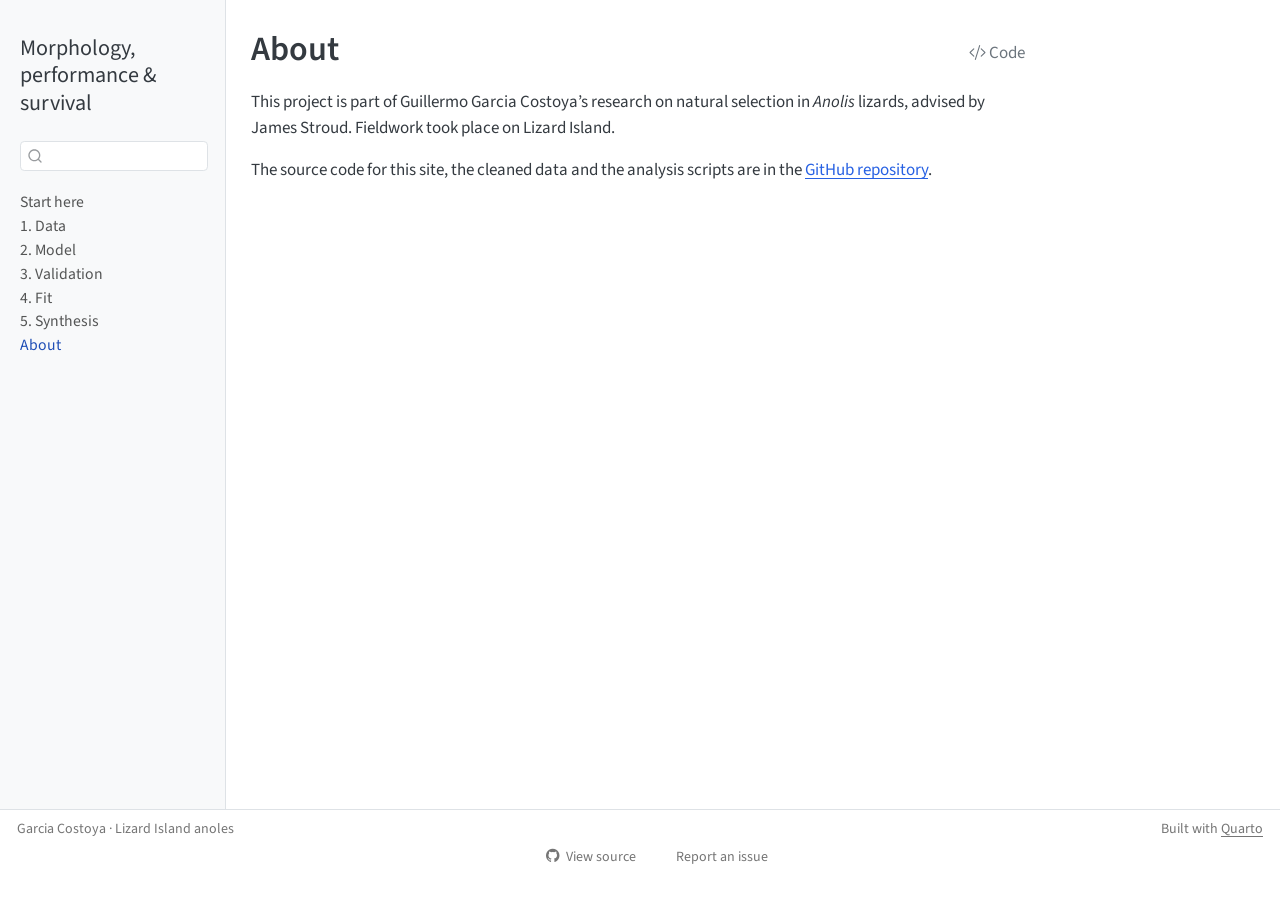
<file: about.html>
<!DOCTYPE html>
<html xmlns="http://www.w3.org/1999/xhtml" lang="en" xml:lang="en"><head>

<meta charset="utf-8">
<meta name="generator" content="quarto-1.9.37">

<meta name="viewport" content="width=device-width, initial-scale=1.0, user-scalable=yes">


<title>About – Morphology, performance &amp; survival</title>
<style>
/* Default styles provided by pandoc.
** See https://pandoc.org/MANUAL.html#variables-for-html for config info.
*/
code{white-space: pre-wrap;}
span.smallcaps{font-variant: small-caps;}
div.columns{display: flex; gap: min(4vw, 1.5em);}
div.column{flex: auto; overflow-x: auto;}
div.hanging-indent{margin-left: 1.5em; text-indent: -1.5em;}
ul.task-list{list-style: none;}
ul.task-list li input[type="checkbox"] {
  width: 0.8em;
  margin: 0 0.8em 0.2em -1em; /* quarto-specific, see https://github.com/quarto-dev/quarto-cli/issues/4556 */ 
  vertical-align: middle;
}
/* CSS for syntax highlighting */
html { -webkit-text-size-adjust: 100%; }
pre > code.sourceCode { white-space: pre; position: relative; }
pre > code.sourceCode > span { display: inline-block; line-height: 1.25; }
pre > code.sourceCode > span:empty { height: 1.2em; }
.sourceCode { overflow: visible; }
code.sourceCode > span { color: inherit; text-decoration: inherit; }
div.sourceCode { margin: 1em 0; }
pre.sourceCode { margin: 0; }
@media screen {
div.sourceCode { overflow: auto; }
}
@media print {
pre > code.sourceCode { white-space: pre-wrap; }
pre > code.sourceCode > span { text-indent: -5em; padding-left: 5em; }
}
pre.numberSource code
  { counter-reset: source-line 0; }
pre.numberSource code > span
  { position: relative; left: -4em; counter-increment: source-line; }
pre.numberSource code > span > a:first-child::before
  { content: counter(source-line);
    position: relative; left: -1em; text-align: right; vertical-align: baseline;
    border: none; display: inline-block;
    -webkit-touch-callout: none; -webkit-user-select: none;
    -khtml-user-select: none; -moz-user-select: none;
    -ms-user-select: none; user-select: none;
    padding: 0 4px; width: 4em;
  }
pre.numberSource { margin-left: 3em;  padding-left: 4px; }
div.sourceCode
  {   }
@media screen {
pre > code.sourceCode > span > a:first-child::before { text-decoration: underline; }
}
</style>


<script src="site_libs/quarto-nav/quarto-nav.js"></script>
<script src="site_libs/quarto-nav/headroom.min.js"></script>
<script src="site_libs/clipboard/clipboard.min.js"></script>
<script src="site_libs/quarto-search/autocomplete.umd.js"></script>
<script src="site_libs/quarto-search/fuse.min.js"></script>
<script src="site_libs/quarto-search/quarto-search.js"></script>
<meta name="quarto:offset" content="./">
<script src="site_libs/quarto-html/quarto.js" type="module"></script>
<script src="site_libs/quarto-html/tabsets/tabsets.js" type="module"></script>
<script src="site_libs/quarto-html/popper.min.js"></script>
<script src="site_libs/quarto-html/tippy.umd.min.js"></script>
<script src="site_libs/quarto-html/anchor.min.js"></script>
<link href="site_libs/quarto-html/tippy.css" rel="stylesheet">
<link href="site_libs/quarto-html/quarto-syntax-highlighting-7f8f88aac4f3542376d5c11b86a4c14d.css" rel="stylesheet" id="quarto-text-highlighting-styles">
<script src="site_libs/bootstrap/bootstrap.min.js"></script>
<link href="site_libs/bootstrap/bootstrap-icons.css" rel="stylesheet">
<link href="site_libs/bootstrap/bootstrap-dd04dde2c6745c4a1a46a7eeaefc632c.min.css" rel="stylesheet" append-hash="true" id="quarto-bootstrap" data-mode="light">
<script id="quarto-search-options" type="application/json">{
  "location": "sidebar",
  "copy-button": false,
  "collapse-after": 3,
  "panel-placement": "start",
  "type": "textbox",
  "limit": 50,
  "keyboard-shortcut": [
    "f",
    "/",
    "s"
  ],
  "show-item-context": false,
  "language": {
    "search-no-results-text": "No results",
    "search-matching-documents-text": "matching documents",
    "search-copy-link-title": "Copy link to search",
    "search-hide-matches-text": "Hide additional matches",
    "search-more-match-text": "more match in this document",
    "search-more-matches-text": "more matches in this document",
    "search-clear-button-title": "Clear",
    "search-text-placeholder": "",
    "search-detached-cancel-button-title": "Cancel",
    "search-submit-button-title": "Submit",
    "search-label": "Search"
  }
}</script>


<link rel="stylesheet" href="styles.css">
</head>

<body class="nav-sidebar docked quarto-light">

<div id="quarto-search-results"></div>
  <header id="quarto-header" class="headroom fixed-top">
  <nav class="quarto-secondary-nav">
    <div class="container-fluid d-flex">
      <button type="button" class="quarto-btn-toggle btn" data-bs-toggle="collapse" role="button" data-bs-target=".quarto-sidebar-collapse-item" aria-controls="quarto-sidebar" aria-expanded="false" aria-label="Toggle sidebar navigation" onclick="if (window.quartoToggleHeadroom) { window.quartoToggleHeadroom(); }">
        <i class="bi bi-layout-text-sidebar-reverse"></i>
      </button>
        <nav class="quarto-page-breadcrumbs" aria-label="breadcrumb"><ol class="breadcrumb"><li class="breadcrumb-item"><a href="./about.html">About</a></li></ol></nav>
        <a class="flex-grow-1" role="navigation" data-bs-toggle="collapse" data-bs-target=".quarto-sidebar-collapse-item" aria-controls="quarto-sidebar" aria-expanded="false" aria-label="Toggle sidebar navigation" onclick="if (window.quartoToggleHeadroom) { window.quartoToggleHeadroom(); }">      
        </a>
      <button type="button" class="btn quarto-search-button" aria-label="Search" onclick="window.quartoOpenSearch();">
        <i class="bi bi-search"></i>
      </button>
    </div>
  </nav>
</header>
<!-- content -->
<div id="quarto-content" class="quarto-container page-columns page-rows-contents page-layout-article">
<!-- sidebar -->
  <nav id="quarto-sidebar" class="sidebar collapse collapse-horizontal quarto-sidebar-collapse-item sidebar-navigation docked overflow-auto">
    <div class="pt-lg-2 mt-2 text-left sidebar-header">
    <div class="sidebar-title mb-0 py-0">
      <a href="./">Morphology, performance &amp; survival</a> 
    </div>
      </div>
        <div class="mt-2 flex-shrink-0 align-items-center">
        <div class="sidebar-search">
        <div id="quarto-search" class="" title="Search"></div>
        </div>
        </div>
    <div class="sidebar-menu-container"> 
    <ul class="list-unstyled mt-1">
        <li class="sidebar-item">
  <div class="sidebar-item-container"> 
  <a href="./index.html" class="sidebar-item-text sidebar-link">
 <span class="menu-text">Start here</span></a>
  </div>
</li>
        <li class="sidebar-item">
  <div class="sidebar-item-container"> 
  <a href="./01-data.html" class="sidebar-item-text sidebar-link">
 <span class="menu-text">1. Data</span></a>
  </div>
</li>
        <li class="sidebar-item">
  <div class="sidebar-item-container"> 
  <a href="./02-model.html" class="sidebar-item-text sidebar-link">
 <span class="menu-text">2. Model</span></a>
  </div>
</li>
        <li class="sidebar-item">
  <div class="sidebar-item-container"> 
  <a href="./03-validation.html" class="sidebar-item-text sidebar-link">
 <span class="menu-text">3. Validation</span></a>
  </div>
</li>
        <li class="sidebar-item">
  <div class="sidebar-item-container"> 
  <a href="./04-fit.html" class="sidebar-item-text sidebar-link">
 <span class="menu-text">4. Fit</span></a>
  </div>
</li>
        <li class="sidebar-item">
  <div class="sidebar-item-container"> 
  <a href="./05-synthesis.html" class="sidebar-item-text sidebar-link">
 <span class="menu-text">5. Synthesis</span></a>
  </div>
</li>
        <li class="sidebar-item">
  <div class="sidebar-item-container"> 
  <a href="./about.html" class="sidebar-item-text sidebar-link active">
 <span class="menu-text">About</span></a>
  </div>
</li>
    </ul>
    </div>
</nav>
<div id="quarto-sidebar-glass" class="quarto-sidebar-collapse-item" data-bs-toggle="collapse" data-bs-target=".quarto-sidebar-collapse-item"></div>
<!-- margin-sidebar -->
    <div id="quarto-margin-sidebar" class="sidebar margin-sidebar zindex-bottom">
        
    </div>
<!-- main -->
<main class="content" id="quarto-document-content">

<header id="title-block-header" class="quarto-title-block default">
<div class="quarto-title">
<div class="quarto-title-block"><div><h1 class="title">About</h1><button type="button" class="btn code-tools-button" id="quarto-code-tools-source"><i class="bi"></i> Code</button></div></div>
</div>



<div class="quarto-title-meta">

    
  
    
  </div>
  


</header>


<p>This project is part of Guillermo Garcia Costoya’s research on natural selection in <em>Anolis</em> lizards, advised by James Stroud. Fieldwork took place on Lizard Island.</p>
<p>The source code for this site, the cleaned data and the analysis scripts are in the <a href="https://github.com/ggcostoya/morph-perf-surv-lizard-island">GitHub repository</a>.</p>


<!-- -->


</main> <!-- /main -->
<script id="quarto-html-after-body" type="application/javascript">
  window.document.addEventListener("DOMContentLoaded", function (event) {
    const icon = "";
    const anchorJS = new window.AnchorJS();
    anchorJS.options = {
      placement: 'right',
      icon: icon
    };
    anchorJS.add('.anchored');
    const isCodeAnnotation = (el) => {
      for (const clz of el.classList) {
        if (clz.startsWith('code-annotation-')) {                     
          return true;
        }
      }
      return false;
    }
    const onCopySuccess = function(e) {
      // button target
      const button = e.trigger;
      // don't keep focus
      button.blur();
      // flash "checked"
      button.classList.add('code-copy-button-checked');
      var currentTitle = button.getAttribute("title");
      button.setAttribute("title", "Copied!");
      let tooltip;
      if (window.bootstrap) {
        button.setAttribute("data-bs-toggle", "tooltip");
        button.setAttribute("data-bs-placement", "left");
        button.setAttribute("data-bs-title", "Copied!");
        tooltip = new bootstrap.Tooltip(button, 
          { trigger: "manual", 
            customClass: "code-copy-button-tooltip",
            offset: [0, -8]});
        tooltip.show();    
      }
      setTimeout(function() {
        if (tooltip) {
          tooltip.hide();
          button.removeAttribute("data-bs-title");
          button.removeAttribute("data-bs-toggle");
          button.removeAttribute("data-bs-placement");
        }
        button.setAttribute("title", currentTitle);
        button.classList.remove('code-copy-button-checked');
      }, 1000);
      // clear code selection
      e.clearSelection();
    }
    const getTextToCopy = function(trigger) {
      const outerScaffold = trigger.parentElement.cloneNode(true);
      const codeEl = outerScaffold.querySelector('code');
      for (const childEl of codeEl.children) {
        if (isCodeAnnotation(childEl)) {
          childEl.remove();
        }
      }
      return codeEl.innerText;
    }
    const clipboard = new window.ClipboardJS('.code-copy-button:not([data-in-quarto-modal])', {
      text: getTextToCopy
    });
    clipboard.on('success', onCopySuccess);
    if (window.document.getElementById('quarto-embedded-source-code-modal')) {
      const clipboardModal = new window.ClipboardJS('.code-copy-button[data-in-quarto-modal]', {
        text: getTextToCopy,
        container: window.document.getElementById('quarto-embedded-source-code-modal')
      });
      clipboardModal.on('success', onCopySuccess);
    }
    const viewSource = window.document.getElementById('quarto-view-source') ||
                       window.document.getElementById('quarto-code-tools-source');
    if (viewSource) {
      const sourceUrl = viewSource.getAttribute("data-quarto-source-url");
      viewSource.addEventListener("click", function(e) {
        if (sourceUrl) {
          // rstudio viewer pane
          if (/\bcapabilities=\b/.test(window.location)) {
            window.open(sourceUrl);
          } else {
            window.location.href = sourceUrl;
          }
        } else {
          const modal = new bootstrap.Modal(document.getElementById('quarto-embedded-source-code-modal'));
          modal.show();
        }
        return false;
      });
    }
    function toggleCodeHandler(show) {
      return function(e) {
        const detailsSrc = window.document.querySelectorAll(".cell > details > .sourceCode");
        for (let i=0; i<detailsSrc.length; i++) {
          const details = detailsSrc[i].parentElement;
          if (show) {
            details.open = true;
          } else {
            details.removeAttribute("open");
          }
        }
        const cellCodeDivs = window.document.querySelectorAll(".cell > .sourceCode");
        const fromCls = show ? "hidden" : "unhidden";
        const toCls = show ? "unhidden" : "hidden";
        for (let i=0; i<cellCodeDivs.length; i++) {
          const codeDiv = cellCodeDivs[i];
          if (codeDiv.classList.contains(fromCls)) {
            codeDiv.classList.remove(fromCls);
            codeDiv.classList.add(toCls);
          } 
        }
        return false;
      }
    }
    const hideAllCode = window.document.getElementById("quarto-hide-all-code");
    if (hideAllCode) {
      hideAllCode.addEventListener("click", toggleCodeHandler(false));
    }
    const showAllCode = window.document.getElementById("quarto-show-all-code");
    if (showAllCode) {
      showAllCode.addEventListener("click", toggleCodeHandler(true));
    }
      var localhostRegex = new RegExp(/^(?:http|https):\/\/localhost\:?[0-9]*\//);
      var mailtoRegex = new RegExp(/^mailto:/);
        var filterRegex = new RegExp('/' + window.location.host + '/');
      var isInternal = (href) => {
          return filterRegex.test(href) || localhostRegex.test(href) || mailtoRegex.test(href);
      }
      // Inspect non-navigation links and adorn them if external
     var links = window.document.querySelectorAll('a[href]:not(.nav-link):not(.navbar-brand):not(.toc-action):not(.sidebar-link):not(.sidebar-item-toggle):not(.pagination-link):not(.no-external):not([aria-hidden]):not(.dropdown-item):not(.quarto-navigation-tool):not(.about-link)');
      for (var i=0; i<links.length; i++) {
        const link = links[i];
        if (!isInternal(link.href)) {
          // undo the damage that might have been done by quarto-nav.js in the case of
          // links that we want to consider external
          if (link.dataset.originalHref !== undefined) {
            link.href = link.dataset.originalHref;
          }
        }
      }
    function tippyHover(el, contentFn, onTriggerFn, onUntriggerFn) {
      const config = {
        allowHTML: true,
        maxWidth: 500,
        delay: 100,
        arrow: false,
        appendTo: function(el) {
            return el.parentElement;
        },
        interactive: true,
        interactiveBorder: 10,
        theme: 'quarto',
        placement: 'bottom-start',
      };
      if (contentFn) {
        config.content = contentFn;
      }
      if (onTriggerFn) {
        config.onTrigger = onTriggerFn;
      }
      if (onUntriggerFn) {
        config.onUntrigger = onUntriggerFn;
      }
      window.tippy(el, config); 
    }
    const noterefs = window.document.querySelectorAll('a[role="doc-noteref"]');
    for (var i=0; i<noterefs.length; i++) {
      const ref = noterefs[i];
      tippyHover(ref, function() {
        // use id or data attribute instead here
        let href = ref.getAttribute('data-footnote-href') || ref.getAttribute('href');
        try { href = new URL(href).hash; } catch {}
        const id = href.replace(/^#\/?/, "");
        const note = window.document.getElementById(id);
        if (note) {
          return note.innerHTML;
        } else {
          return "";
        }
      });
    }
    const xrefs = window.document.querySelectorAll('a.quarto-xref');
    const processXRef = (id, note) => {
      // Strip column container classes
      const stripColumnClz = (el) => {
        el.classList.remove("page-full", "page-columns");
        if (el.children) {
          for (const child of el.children) {
            stripColumnClz(child);
          }
        }
      }
      stripColumnClz(note)
      if (id === null || id.startsWith('sec-')) {
        // Special case sections, only their first couple elements
        const container = document.createElement("div");
        if (note.children && note.children.length > 2) {
          container.appendChild(note.children[0].cloneNode(true));
          for (let i = 1; i < note.children.length; i++) {
            const child = note.children[i];
            if (child.tagName === "P" && child.innerText === "") {
              continue;
            } else {
              container.appendChild(child.cloneNode(true));
              break;
            }
          }
          if (window.Quarto?.typesetMath) {
            window.Quarto.typesetMath(container);
          }
          return container.innerHTML
        } else {
          if (window.Quarto?.typesetMath) {
            window.Quarto.typesetMath(note);
          }
          return note.innerHTML;
        }
      } else {
        // Remove any anchor links if they are present
        const anchorLink = note.querySelector('a.anchorjs-link');
        if (anchorLink) {
          anchorLink.remove();
        }
        if (window.Quarto?.typesetMath) {
          window.Quarto.typesetMath(note);
        }
        if (note.classList.contains("callout")) {
          return note.outerHTML;
        } else {
          return note.innerHTML;
        }
      }
    }
    for (var i=0; i<xrefs.length; i++) {
      const xref = xrefs[i];
      tippyHover(xref, undefined, function(instance) {
        instance.disable();
        let url = xref.getAttribute('href');
        let hash = undefined; 
        if (url.startsWith('#')) {
          hash = url;
        } else {
          try { hash = new URL(url).hash; } catch {}
        }
        if (hash) {
          const id = hash.replace(/^#\/?/, "");
          const note = window.document.getElementById(id);
          if (note !== null) {
            try {
              const html = processXRef(id, note.cloneNode(true));
              instance.setContent(html);
            } finally {
              instance.enable();
              instance.show();
            }
          } else {
            // See if we can fetch this
            fetch(url.split('#')[0])
            .then(res => res.text())
            .then(html => {
              const parser = new DOMParser();
              const htmlDoc = parser.parseFromString(html, "text/html");
              const note = htmlDoc.getElementById(id);
              if (note !== null) {
                const html = processXRef(id, note);
                instance.setContent(html);
              } 
            }).finally(() => {
              instance.enable();
              instance.show();
            });
          }
        } else {
          // See if we can fetch a full url (with no hash to target)
          // This is a special case and we should probably do some content thinning / targeting
          fetch(url)
          .then(res => res.text())
          .then(html => {
            const parser = new DOMParser();
            const htmlDoc = parser.parseFromString(html, "text/html");
            const note = htmlDoc.querySelector('main.content');
            if (note !== null) {
              // This should only happen for chapter cross references
              // (since there is no id in the URL)
              // remove the first header
              if (note.children.length > 0 && note.children[0].tagName === "HEADER") {
                note.children[0].remove();
              }
              const html = processXRef(null, note);
              instance.setContent(html);
            } 
          }).finally(() => {
            instance.enable();
            instance.show();
          });
        }
      }, function(instance) {
      });
    }
        let selectedAnnoteEl;
        const selectorForAnnotation = ( cell, annotation) => {
          let cellAttr = 'data-code-cell="' + cell + '"';
          let lineAttr = 'data-code-annotation="' +  annotation + '"';
          const selector = 'span[' + cellAttr + '][' + lineAttr + ']';
          return selector;
        }
        const selectCodeLines = (annoteEl) => {
          const doc = window.document;
          const targetCell = annoteEl.getAttribute("data-target-cell");
          const targetAnnotation = annoteEl.getAttribute("data-target-annotation");
          const annoteSpan = window.document.querySelector(selectorForAnnotation(targetCell, targetAnnotation));
          const lines = annoteSpan.getAttribute("data-code-lines").split(",");
          const lineIds = lines.map((line) => {
            return targetCell + "-" + line;
          })
          let top = null;
          let height = null;
          let parent = null;
          if (lineIds.length > 0) {
              //compute the position of the single el (top and bottom and make a div)
              const el = window.document.getElementById(lineIds[0]);
              top = el.offsetTop;
              height = el.offsetHeight;
              parent = el.parentElement.parentElement;
            if (lineIds.length > 1) {
              const lastEl = window.document.getElementById(lineIds[lineIds.length - 1]);
              const bottom = lastEl.offsetTop + lastEl.offsetHeight;
              height = bottom - top;
            }
            if (top !== null && height !== null && parent !== null) {
              // cook up a div (if necessary) and position it 
              let div = window.document.getElementById("code-annotation-line-highlight");
              if (div === null) {
                div = window.document.createElement("div");
                div.setAttribute("id", "code-annotation-line-highlight");
                div.style.position = 'absolute';
                parent.appendChild(div);
              }
              div.style.top = top - 2 + "px";
              div.style.height = height + 4 + "px";
              div.style.left = 0;
              let gutterDiv = window.document.getElementById("code-annotation-line-highlight-gutter");
              if (gutterDiv === null) {
                gutterDiv = window.document.createElement("div");
                gutterDiv.setAttribute("id", "code-annotation-line-highlight-gutter");
                gutterDiv.style.position = 'absolute';
                const codeCell = window.document.getElementById(targetCell);
                const gutter = codeCell.querySelector('.code-annotation-gutter');
                gutter.appendChild(gutterDiv);
              }
              gutterDiv.style.top = top - 2 + "px";
              gutterDiv.style.height = height + 4 + "px";
            }
            selectedAnnoteEl = annoteEl;
          }
        };
        const unselectCodeLines = () => {
          const elementsIds = ["code-annotation-line-highlight", "code-annotation-line-highlight-gutter"];
          elementsIds.forEach((elId) => {
            const div = window.document.getElementById(elId);
            if (div) {
              div.remove();
            }
          });
          selectedAnnoteEl = undefined;
        };
          // Handle positioning of the toggle
      window.addEventListener(
        "resize",
        throttle(() => {
          elRect = undefined;
          if (selectedAnnoteEl) {
            selectCodeLines(selectedAnnoteEl);
          }
        }, 10)
      );
      function throttle(fn, ms) {
      let throttle = false;
      let timer;
        return (...args) => {
          if(!throttle) { // first call gets through
              fn.apply(this, args);
              throttle = true;
          } else { // all the others get throttled
              if(timer) clearTimeout(timer); // cancel #2
              timer = setTimeout(() => {
                fn.apply(this, args);
                timer = throttle = false;
              }, ms);
          }
        };
      }
        // Attach click handler to the DT
        const annoteDls = window.document.querySelectorAll('dt[data-target-cell]');
        for (const annoteDlNode of annoteDls) {
          annoteDlNode.addEventListener('click', (event) => {
            const clickedEl = event.target;
            if (clickedEl !== selectedAnnoteEl) {
              unselectCodeLines();
              const activeEl = window.document.querySelector('dt[data-target-cell].code-annotation-active');
              if (activeEl) {
                activeEl.classList.remove('code-annotation-active');
              }
              selectCodeLines(clickedEl);
              clickedEl.classList.add('code-annotation-active');
            } else {
              // Unselect the line
              unselectCodeLines();
              clickedEl.classList.remove('code-annotation-active');
            }
          });
        }
    const findCites = (el) => {
      const parentEl = el.parentElement;
      if (parentEl) {
        const cites = parentEl.dataset.cites;
        if (cites) {
          return {
            el,
            cites: cites.split(' ')
          };
        } else {
          return findCites(el.parentElement)
        }
      } else {
        return undefined;
      }
    };
    var bibliorefs = window.document.querySelectorAll('a[role="doc-biblioref"]');
    for (var i=0; i<bibliorefs.length; i++) {
      const ref = bibliorefs[i];
      const citeInfo = findCites(ref);
      if (citeInfo) {
        tippyHover(citeInfo.el, function() {
          var popup = window.document.createElement('div');
          citeInfo.cites.forEach(function(cite) {
            var citeDiv = window.document.createElement('div');
            citeDiv.classList.add('hanging-indent');
            citeDiv.classList.add('csl-entry');
            var biblioDiv = window.document.getElementById('ref-' + cite);
            if (biblioDiv) {
              citeDiv.innerHTML = biblioDiv.innerHTML;
            }
            popup.appendChild(citeDiv);
          });
          return popup.innerHTML;
        });
      }
    }
  });
  </script><div class="modal fade" id="quarto-embedded-source-code-modal" tabindex="-1" aria-labelledby="quarto-embedded-source-code-modal-label" aria-hidden="true"><div class="modal-dialog modal-dialog-scrollable"><div class="modal-content"><div class="modal-header"><h5 class="modal-title" id="quarto-embedded-source-code-modal-label">Source Code</h5><button class="btn-close" data-bs-dismiss="modal"></button></div><div class="modal-body"><div class="">
<div class="code-copy-outer-scaffold"><div class="sourceCode" id="cb1" data-shortcodes="false"><pre class="sourceCode markdown code-with-copy"><code class="sourceCode markdown"><span id="cb1-1"><a href="#cb1-1" aria-hidden="true" tabindex="-1"></a><span class="co">---</span></span>
<span id="cb1-2"><a href="#cb1-2" aria-hidden="true" tabindex="-1"></a><span class="an">title:</span><span class="co"> "About"</span></span>
<span id="cb1-3"><a href="#cb1-3" aria-hidden="true" tabindex="-1"></a><span class="co">---</span></span>
<span id="cb1-4"><a href="#cb1-4" aria-hidden="true" tabindex="-1"></a></span>
<span id="cb1-5"><a href="#cb1-5" aria-hidden="true" tabindex="-1"></a>This project is part of Guillermo Garcia Costoya's research on</span>
<span id="cb1-6"><a href="#cb1-6" aria-hidden="true" tabindex="-1"></a>natural selection in *Anolis* lizards, advised by James Stroud.</span>
<span id="cb1-7"><a href="#cb1-7" aria-hidden="true" tabindex="-1"></a>Fieldwork took place on Lizard Island.</span>
<span id="cb1-8"><a href="#cb1-8" aria-hidden="true" tabindex="-1"></a></span>
<span id="cb1-9"><a href="#cb1-9" aria-hidden="true" tabindex="-1"></a>The source code for this site, the cleaned data and the analysis</span>
<span id="cb1-10"><a href="#cb1-10" aria-hidden="true" tabindex="-1"></a>scripts are in the</span>
<span id="cb1-11"><a href="#cb1-11" aria-hidden="true" tabindex="-1"></a><span class="co">[</span><span class="ot">GitHub repository</span><span class="co">](https://github.com/ggcostoya/morph-perf-surv-lizard-island)</span>.</span></code></pre></div><button title="Copy to Clipboard" class="code-copy-button" data-in-quarto-modal=""><i class="bi"></i></button></div>
</div></div></div></div></div>
</div> <!-- /content -->
<footer class="footer">
  <div class="nav-footer">
    <div class="nav-footer-left">
<p>Garcia Costoya · Lizard Island anoles</p>
</div>   
    <div class="nav-footer-center">
      &nbsp;
    <div class="toc-actions"><ul><li><a href="https://github.com/ggcostoya/morph-perf-surv-lizard-island/blob/main/about.qmd" class="toc-action"><i class="bi bi-github"></i>View source</a></li><li><a href="https://github.com/ggcostoya/morph-perf-surv-lizard-island/issues/new" class="toc-action"><i class="bi empty"></i>Report an issue</a></li></ul></div></div>
    <div class="nav-footer-right">
<p>Built with <a href="https://quarto.org">Quarto</a></p>
</div>
  </div>
</footer>




</body></html>
</file>
<file: site_libs/quarto-html/tippy.css>
.tippy-box[data-animation=fade][data-state=hidden]{opacity:0}[data-tippy-root]{max-width:calc(100vw - 10px)}.tippy-box{position:relative;background-color:#333;color:#fff;border-radius:4px;font-size:14px;line-height:1.4;white-space:normal;outline:0;transition-property:transform,visibility,opacity}.tippy-box[data-placement^=top]>.tippy-arrow{bottom:0}.tippy-box[data-placement^=top]>.tippy-arrow:before{bottom:-7px;left:0;border-width:8px 8px 0;border-top-color:initial;transform-origin:center top}.tippy-box[data-placement^=bottom]>.tippy-arrow{top:0}.tippy-box[data-placement^=bottom]>.tippy-arrow:before{top:-7px;left:0;border-width:0 8px 8px;border-bottom-color:initial;transform-origin:center bottom}.tippy-box[data-placement^=left]>.tippy-arrow{right:0}.tippy-box[data-placement^=left]>.tippy-arrow:before{border-width:8px 0 8px 8px;border-left-color:initial;right:-7px;transform-origin:center left}.tippy-box[data-placement^=right]>.tippy-arrow{left:0}.tippy-box[data-placement^=right]>.tippy-arrow:before{left:-7px;border-width:8px 8px 8px 0;border-right-color:initial;transform-origin:center right}.tippy-box[data-inertia][data-state=visible]{transition-timing-function:cubic-bezier(.54,1.5,.38,1.11)}.tippy-arrow{width:16px;height:16px;color:#333}.tippy-arrow:before{content:"";position:absolute;border-color:transparent;border-style:solid}.tippy-content{position:relative;padding:5px 9px;z-index:1}
</file>
<file: site_libs/quarto-html/quarto-syntax-highlighting-7f8f88aac4f3542376d5c11b86a4c14d.css>
/* quarto syntax highlight colors */
:root {
  --quarto-hl-ot-color: #003B4F;
  --quarto-hl-at-color: #657422;
  --quarto-hl-ss-color: #20794D;
  --quarto-hl-an-color: #5E5E5E;
  --quarto-hl-fu-color: #4758AB;
  --quarto-hl-st-color: #20794D;
  --quarto-hl-cf-color: #003B4F;
  --quarto-hl-op-color: #5E5E5E;
  --quarto-hl-er-color: #AD0000;
  --quarto-hl-bn-color: #AD0000;
  --quarto-hl-al-color: #AD0000;
  --quarto-hl-va-color: #111111;
  --quarto-hl-bu-color: inherit;
  --quarto-hl-ex-color: inherit;
  --quarto-hl-pp-color: #AD0000;
  --quarto-hl-in-color: #5E5E5E;
  --quarto-hl-vs-color: #20794D;
  --quarto-hl-wa-color: #5E5E5E;
  --quarto-hl-do-color: #5E5E5E;
  --quarto-hl-im-color: #00769E;
  --quarto-hl-ch-color: #20794D;
  --quarto-hl-dt-color: #AD0000;
  --quarto-hl-fl-color: #AD0000;
  --quarto-hl-co-color: #5E5E5E;
  --quarto-hl-cv-color: #5E5E5E;
  --quarto-hl-cn-color: #8f5902;
  --quarto-hl-sc-color: #5E5E5E;
  --quarto-hl-dv-color: #AD0000;
  --quarto-hl-kw-color: #003B4F;
}

/* other quarto variables */
:root {
  --quarto-font-monospace: SFMono-Regular, Menlo, Monaco, Consolas, "Liberation Mono", "Courier New", monospace;
}

/* syntax highlight based on Pandoc's rules */
pre > code.sourceCode > span {
  color: #003B4F;
}

code.sourceCode > span {
  color: #003B4F;
}

div.sourceCode,
div.sourceCode pre.sourceCode {
  color: #003B4F;
}

/* Normal */
code span {
  color: #003B4F;
}

/* Alert */
code span.al {
  color: #AD0000;
  font-style: inherit;
}

/* Annotation */
code span.an {
  color: #5E5E5E;
  font-style: inherit;
}

/* Attribute */
code span.at {
  color: #657422;
  font-style: inherit;
}

/* BaseN */
code span.bn {
  color: #AD0000;
  font-style: inherit;
}

/* BuiltIn */
code span.bu {
  font-style: inherit;
}

/* ControlFlow */
code span.cf {
  color: #003B4F;
  font-weight: bold;
  font-style: inherit;
}

/* Char */
code span.ch {
  color: #20794D;
  font-style: inherit;
}

/* Constant */
code span.cn {
  color: #8f5902;
  font-style: inherit;
}

/* Comment */
code span.co {
  color: #5E5E5E;
  font-style: inherit;
}

/* CommentVar */
code span.cv {
  color: #5E5E5E;
  font-style: italic;
}

/* Documentation */
code span.do {
  color: #5E5E5E;
  font-style: italic;
}

/* DataType */
code span.dt {
  color: #AD0000;
  font-style: inherit;
}

/* DecVal */
code span.dv {
  color: #AD0000;
  font-style: inherit;
}

/* Error */
code span.er {
  color: #AD0000;
  font-style: inherit;
}

/* Extension */
code span.ex {
  font-style: inherit;
}

/* Float */
code span.fl {
  color: #AD0000;
  font-style: inherit;
}

/* Function */
code span.fu {
  color: #4758AB;
  font-style: inherit;
}

/* Import */
code span.im {
  color: #00769E;
  font-style: inherit;
}

/* Information */
code span.in {
  color: #5E5E5E;
  font-style: inherit;
}

/* Keyword */
code span.kw {
  color: #003B4F;
  font-weight: bold;
  font-style: inherit;
}

/* Operator */
code span.op {
  color: #5E5E5E;
  font-style: inherit;
}

/* Other */
code span.ot {
  color: #003B4F;
  font-style: inherit;
}

/* Preprocessor */
code span.pp {
  color: #AD0000;
  font-style: inherit;
}

/* SpecialChar */
code span.sc {
  color: #5E5E5E;
  font-style: inherit;
}

/* SpecialString */
code span.ss {
  color: #20794D;
  font-style: inherit;
}

/* String */
code span.st {
  color: #20794D;
  font-style: inherit;
}

/* Variable */
code span.va {
  color: #111111;
  font-style: inherit;
}

/* VerbatimString */
code span.vs {
  color: #20794D;
  font-style: inherit;
}

/* Warning */
code span.wa {
  color: #5E5E5E;
  font-style: italic;
}

.prevent-inlining {
  content: "</";
}

/*# sourceMappingURL=789ad8cd35626ba772517505b42a116e.css.map */
</file>
<file: site_libs/quarto-diagram/mermaid.css>
.mermaidTooltip {
  position: absolute;
  text-align: center;
  max-width: 200px;
  padding: 2px;
  font-family: "trebuchet ms", verdana, arial;
  font-size: 12px;
  background: #ffffde;
  border: 1px solid #aaaa33;
  border-radius: 2px;
  pointer-events: none;
  z-index: 1000;
}
</file>
<file: styles.css>
/* css styles */
</file>
